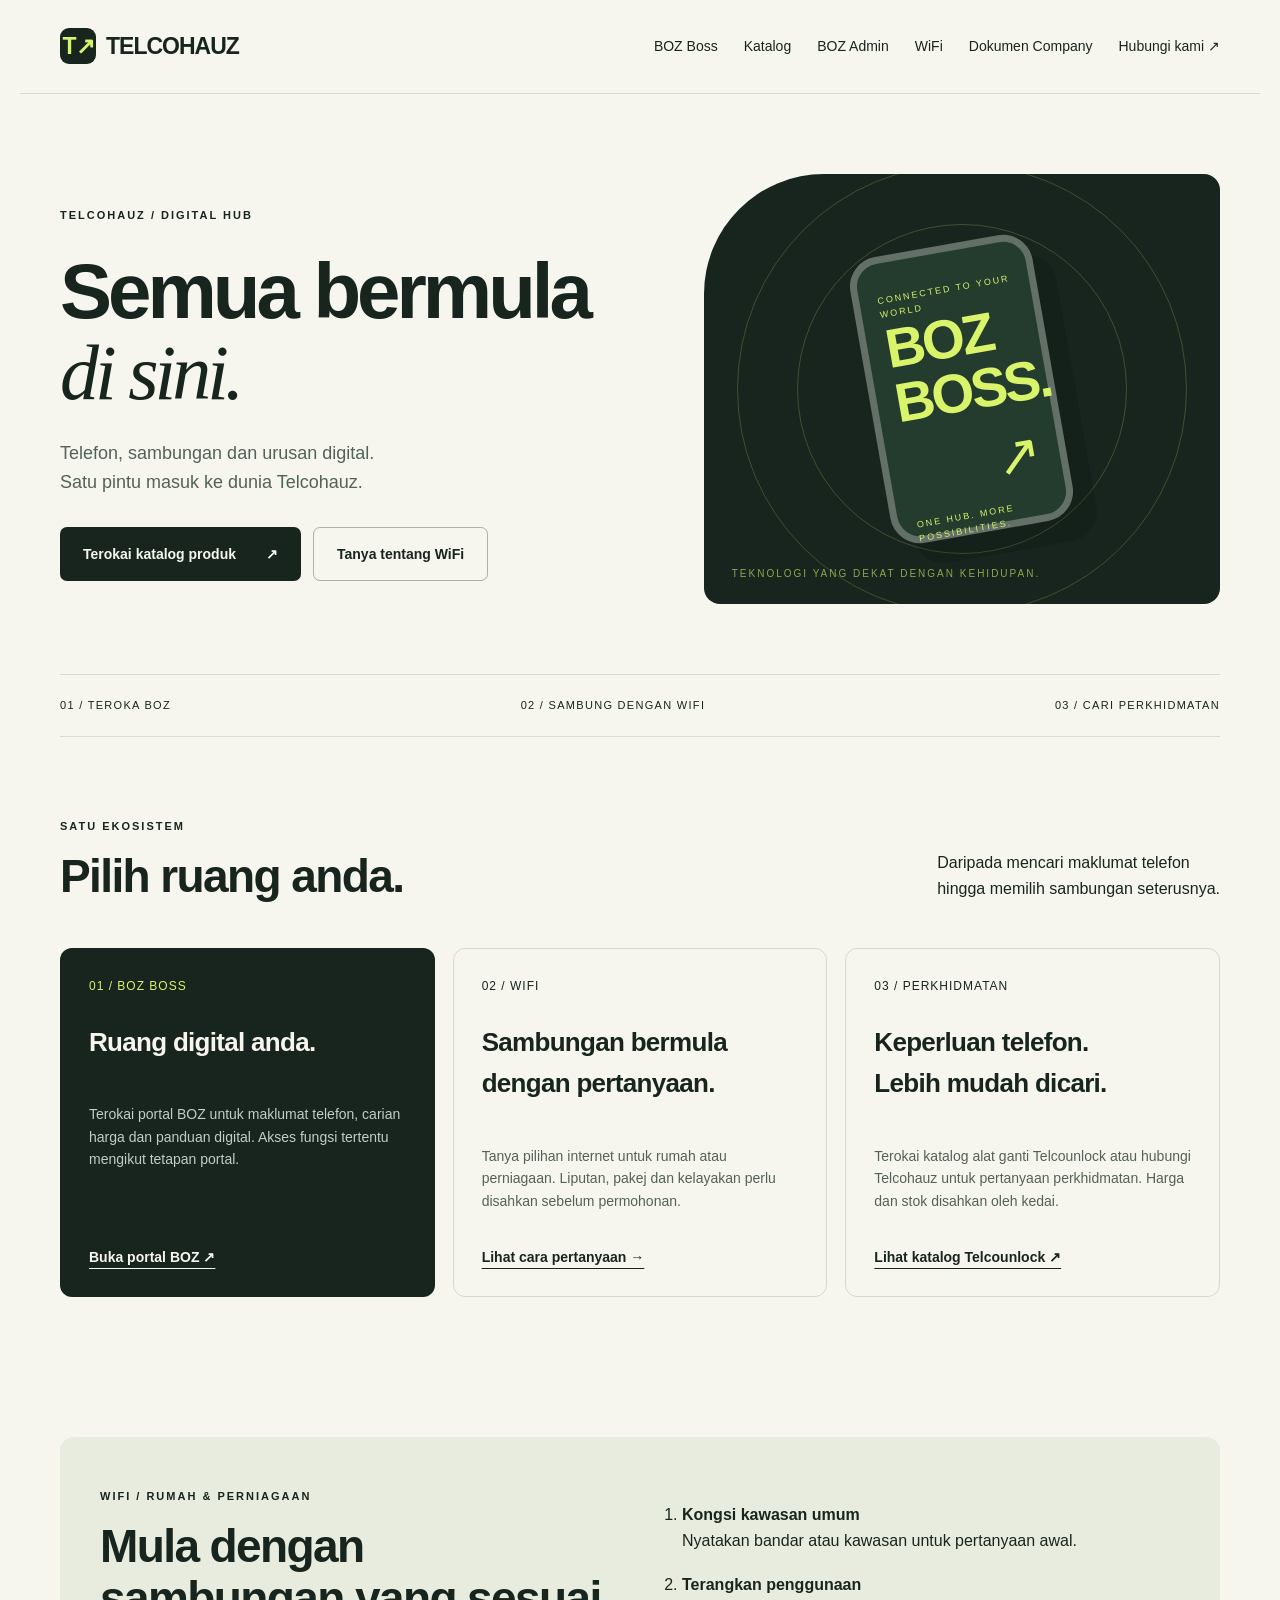
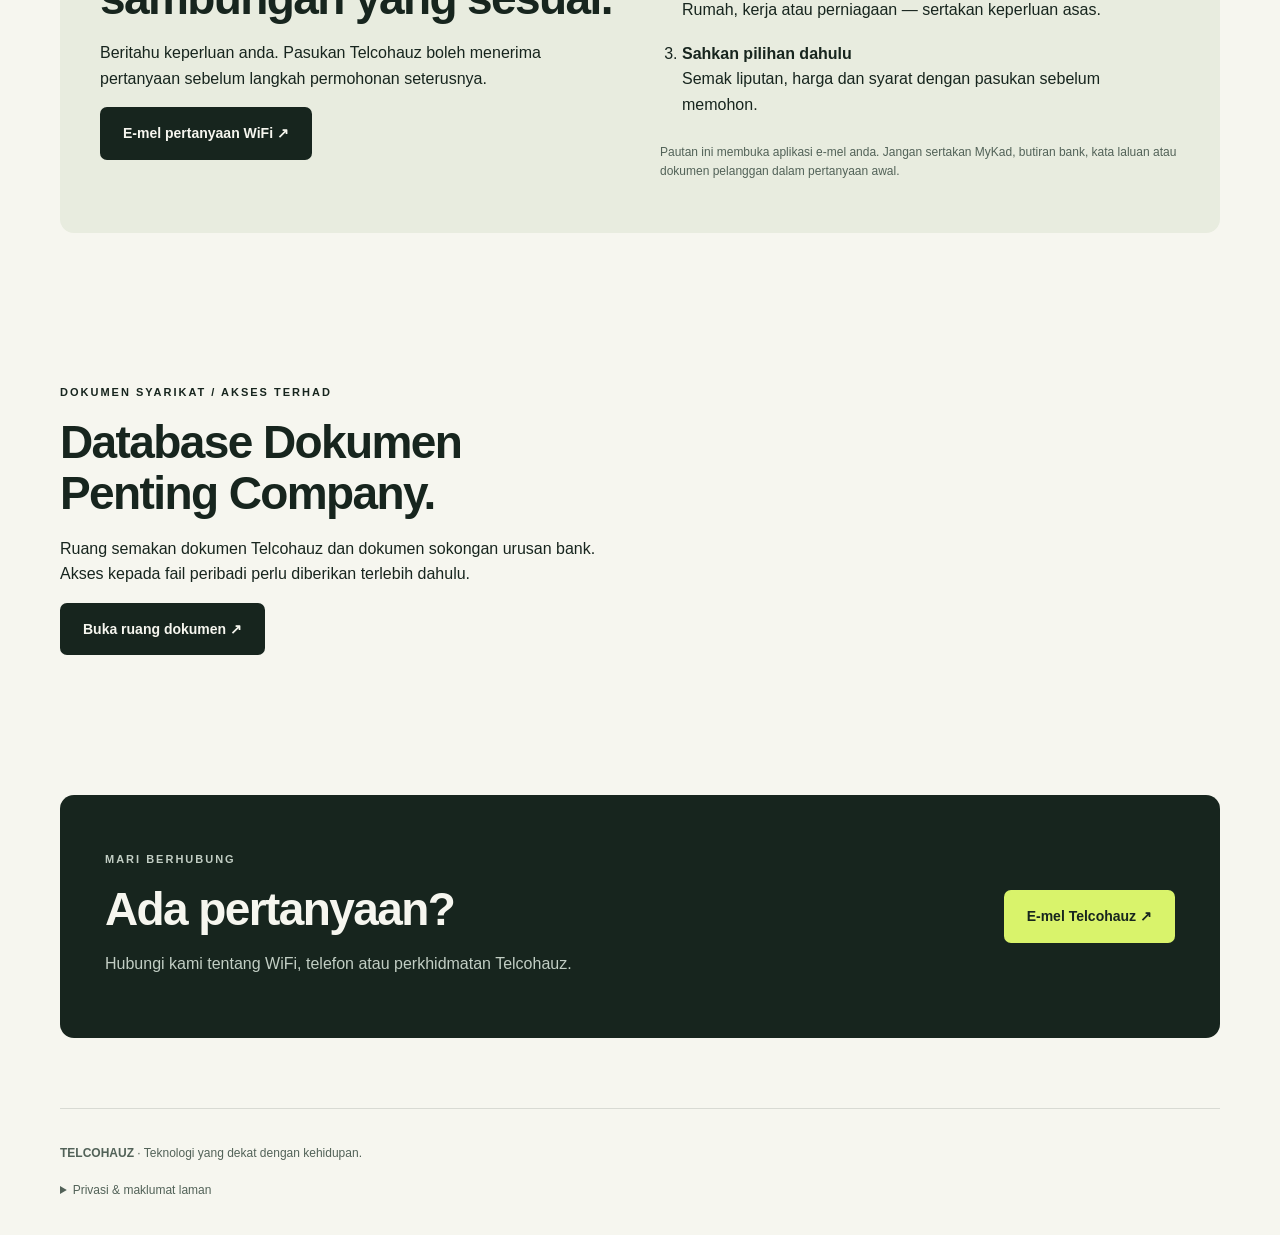
<file: index.html>
<!doctype html>
<html lang="ms"><head><meta charset="utf-8"><meta name="viewport" content="width=device-width,initial-scale=1"><meta name="description" content="Telcohauz — hab BOZ Boss, pertanyaan WiFi dan perkhidmatan telefon. Terokai ruang digital kami."><meta name="theme-color" content="#17251e"><title>Telcohauz — Semua bermula di sini.</title><link rel="canonical" href="https://telcohauz.github.io/"><style>
:root{--ink:#17251e;--lime:#d9f36b;--paper:#f6f6ef;--muted:#526258}*{box-sizing:border-box}html{scroll-behavior:smooth;scroll-padding-top:100px}body{margin:0;background:var(--paper);color:var(--ink);font:16px/1.6 Arial,sans-serif}a{color:inherit}a:focus-visible,summary:focus-visible{outline:3px solid #608c24;outline-offset:5px}.skip{position:absolute;left:20px;top:-60px;background:var(--lime);padding:10px}.skip:focus{top:10px;z-index:9}header{max-width:1240px;margin:auto;padding:28px 40px;display:flex;align-items:center;justify-content:space-between;border-bottom:1px solid #17251e22}.brand{font-weight:900;letter-spacing:-1px;font-size:23px;text-decoration:none}.mark{display:inline-grid;place-items:center;background:var(--ink);color:var(--lime);width:36px;height:36px;margin-right:10px;border-radius:9px}nav{display:flex;gap:26px;font-size:14px}nav a{text-decoration:none}nav a:hover{text-decoration:underline}main{max-width:1240px;margin:auto}.hero{padding:80px 40px 70px;display:grid;grid-template-columns:1.15fr 1fr;gap:50px;align-items:center}.eyebrow{font-size:11px;letter-spacing:2px;font-weight:700;text-transform:uppercase}h1{font-size:clamp(46px,6.2vw,78px);letter-spacing:-4px;line-height:1.04;margin:26px 0}h1 em{font-family:Georgia,serif;font-weight:400}p{max-width:560px}.intro{color:var(--muted);font-size:18px}.actions{display:flex;flex-wrap:wrap;gap:12px;margin-top:30px}.button{display:inline-flex;align-items:center;justify-content:center;gap:30px;padding:15px 23px;background:var(--ink);color:var(--paper);border-radius:7px;text-decoration:none;font-size:14px;font-weight:700}.button:hover{background:#304a38}.button.light{background:var(--lime);color:var(--ink)}.button.outline{background:transparent;border:1px solid #17251e55;color:var(--ink)}.art{background:var(--ink);min-height:430px;border-radius:120px 16px 16px 16px;position:relative;display:flex;align-items:center;justify-content:center;overflow:hidden}.ring{position:absolute;border:1px solid #d9f36b35;border-radius:50%;width:330px;height:330px}.ring.outer{width:450px;height:450px}.device{position:relative;width:185px;height:290px;border:7px solid #627067;border-radius:30px;background:#233c2d;box-shadow:20px 24px 0 #0002;transform:rotate(-10deg);padding:30px 18px;color:var(--lime);display:flex;flex-direction:column;justify-content:space-between}.device small{font-size:9px;letter-spacing:2px}.device strong{font-size:55px;line-height:1;letter-spacing:-3px}.device .arrow{font-size:55px;align-self:flex-end}.art-label{position:absolute;bottom:22px;left:28px;color:#d9f36ba0;font-size:10px;letter-spacing:2px}.strip{margin:0 40px;display:flex;justify-content:space-between;padding:22px 0;border-top:1px solid #17251e22;border-bottom:1px solid #17251e22;font-size:11px;letter-spacing:1.3px}.section{padding:70px 40px}.section-head{display:flex;justify-content:space-between;gap:30px;align-items:end;margin-bottom:30px}h2{font-size:clamp(32px,4vw,46px);line-height:1.12;letter-spacing:-1.6px;margin:15px 0}h3{font-size:26px;letter-spacing:-.7px}.cards{display:grid;grid-template-columns:repeat(3,1fr);gap:18px}.card{border:1px solid #17251e25;padding:28px;border-radius:12px;display:flex;flex-direction:column;align-items:start}.card.featured{background:var(--ink);color:var(--paper)}.card p{font-size:14px;color:var(--muted);flex:1}.card.featured p{color:#c2cec4}.card .number{font-size:12px;letter-spacing:1px}.card.featured .number{color:var(--lime)}.card a{font-size:14px;font-weight:700;text-underline-offset:6px;margin-top:20px}.wifi{background:#e8ecdf;border-radius:14px;padding:40px;display:grid;grid-template-columns:1fr 1fr;gap:40px}.wifi ol{padding-left:22px}.wifi li{padding:9px 0}.note{font-size:12px;color:var(--muted)}.contact{background:var(--ink);color:var(--paper);padding:45px;border-radius:14px;display:flex;justify-content:space-between;align-items:center;gap:30px}.contact p{color:#c2cec4}footer{max-width:1160px;margin:0 auto;padding:35px 0;border-top:1px solid #17251e22;font-size:12px;color:var(--muted)}details{margin-top:18px}summary{cursor:pointer}footer a{overflow-wrap:anywhere}@media(max-width:760px){header{padding:20px;flex-wrap:wrap;gap:18px}nav{gap:18px;flex-wrap:wrap}.hero{grid-template-columns:1fr;padding:45px 20px;gap:35px}h1{letter-spacing:-2.8px}.art{min-height:350px}.strip{margin:0 20px;gap:20px;flex-wrap:wrap}.section{padding:45px 20px}.section-head{display:block}.cards,.wifi{grid-template-columns:1fr}.wifi{padding:25px;gap:10px}.contact{display:block;padding:28px}footer{margin:0 20px}.card{min-height:270px}}@media(prefers-reduced-motion:reduce){html{scroll-behavior:auto}}
</style></head><body><a class="skip" href="#utama">Langkau ke kandungan</a><header><a class="brand" href="./" aria-label="Telcohauz halaman utama"><span class="mark" aria-hidden="true">T↗</span>TELCOHAUZ</a><nav aria-label="Navigasi utama"><a href="#ruang">BOZ Boss</a><a href="/catalog/">Katalog</a><a href="/boz/">BOZ Admin</a><a href="#wifi">WiFi</a><a href="/semakan/">Dokumen Company</a><a href="#hubungi">Hubungi kami ↗</a></nav></header><main id="utama"><section class="hero"><div><p class="eyebrow">TELCOHAUZ / DIGITAL HUB</p><h1>Semua bermula<br><em>di sini.</em></h1><p class="intro">Telefon, sambungan dan urusan digital.<br>Satu pintu masuk ke dunia Telcohauz.</p><div class="actions"><a class="button" href="/catalog/">Terokai katalog produk <span aria-hidden="true">↗</span></a><a class="button outline" href="#wifi">Tanya tentang WiFi</a></div></div><div class="art" role="img" aria-label="Ilustrasi telefon BOZ dalam ekosistem Telcohauz"><div class="ring outer"></div><div class="ring"></div><div class="device"><small>CONNECTED TO YOUR WORLD</small><strong>BOZ<br>BOSS.</strong><span class="arrow">↗</span><small>ONE HUB. MORE POSSIBILITIES.</small></div><span class="art-label">TEKNOLOGI YANG DEKAT DENGAN KEHIDUPAN.</span></div></section><div class="strip"><span>01 / TEROKA BOZ</span><span>02 / SAMBUNG DENGAN WIFI</span><span>03 / CARI PERKHIDMATAN</span></div><section class="section" id="ruang"><div class="section-head"><div><p class="eyebrow">SATU EKOSISTEM</p><h2>Pilih ruang anda.</h2></div><p>Daripada mencari maklumat telefon<br>hingga memilih sambungan seterusnya.</p></div><div class="cards"><article class="card featured"><span class="number">01 / BOZ BOSS</span><h3>Ruang digital anda.</h3><p>Terokai portal BOZ untuk maklumat telefon, carian harga dan panduan digital. Akses fungsi tertentu mengikut tetapan portal.</p><a href="https://telcohauz-boz-hub.jauntykite18.chatgpt.site/#info" target="_blank" rel="noopener noreferrer">Buka portal BOZ ↗</a></article><article class="card"><span class="number">02 / WIFI</span><h3>Sambungan bermula<br>dengan pertanyaan.</h3><p>Tanya pilihan internet untuk rumah atau perniagaan. Liputan, pakej dan kelayakan perlu disahkan sebelum permohonan.</p><a href="#wifi">Lihat cara pertanyaan →</a></article><article class="card"><span class="number">03 / PERKHIDMATAN</span><h3>Keperluan telefon.<br>Lebih mudah dicari.</h3><p>Terokai katalog alat ganti Telcounlock atau hubungi Telcohauz untuk pertanyaan perkhidmatan. Harga dan stok disahkan oleh kedai.</p><a href="https://telcounlock.myshopify.com/" target="_blank" rel="noopener noreferrer">Lihat katalog Telcounlock ↗</a></article></div></section><section class="section" id="wifi"><div class="wifi"><div><p class="eyebrow">WIFI / RUMAH & PERNIAGAAN</p><h2>Mula dengan<br>sambungan yang sesuai.</h2><p>Beritahu keperluan anda. Pasukan Telcohauz boleh menerima pertanyaan sebelum langkah permohonan seterusnya.</p><a class="button" href="mailto:telcohauzphone@gmail.com?subject=Pertanyaan%20WiFi%20Telcohauz&amp;body=Salam%20Telcohauz%2C%20saya%20ingin%20bertanya%20tentang%20WiFi.%0A%0AKawasan%20umum%3A%0AKegunaan%20rumah%20atau%20perniagaan%3A">E-mel pertanyaan WiFi ↗</a></div><div><ol><li><b>Kongsi kawasan umum</b><br>Nyatakan bandar atau kawasan untuk pertanyaan awal.</li><li><b>Terangkan penggunaan</b><br>Rumah, kerja atau perniagaan — sertakan keperluan asas.</li><li><b>Sahkan pilihan dahulu</b><br>Semak liputan, harga dan syarat dengan pasukan sebelum memohon.</li></ol><p class="note">Pautan ini membuka aplikasi e-mel anda. Jangan sertakan MyKad, butiran bank, kata laluan atau dokumen pelanggan dalam pertanyaan awal.</p></div></div></section><section class="section" id="dokumen-company"><p class="eyebrow">DOKUMEN SYARIKAT / AKSES TERHAD</p><h2>Database Dokumen<br>Penting Company.</h2><p>Ruang semakan dokumen Telcohauz dan dokumen sokongan urusan bank. Akses kepada fail peribadi perlu diberikan terlebih dahulu.</p><a class="button" href="/semakan/">Buka ruang dokumen ↗</a></section><section class="section" id="hubungi"><div class="contact"><div><p class="eyebrow">MARI BERHUBUNG</p><h2>Ada pertanyaan?</h2><p>Hubungi kami tentang WiFi, telefon atau perkhidmatan Telcohauz.</p></div><a class="button light" href="mailto:telcohauzphone@gmail.com">E-mel Telcohauz ↗</a></div></section></main><footer><b>TELCOHAUZ</b> · Teknologi yang dekat dengan kehidupan.<details><summary>Privasi & maklumat laman</summary><p>Laman ini tidak menyediakan borang pendaftaran atau pembayaran, dan tidak memuatkan analitik atau iklan. E-mel hanya dihantar apabila anda menghantarnya melalui aplikasi e-mel sendiri. Pautan luar mempunyai tetapan akses dan dasar privasi masing-masing. GitHub boleh merekod alamat IP pelawat untuk keselamatan hosting. Harga, stok, liputan dan kelayakan disahkan melalui penyedia berkaitan.</p><p>Pembetulan maklumat: <a href="mailto:telcohauzphone@gmail.com">telcohauzphone@gmail.com</a>.</p></details></footer></body></html>
</file>
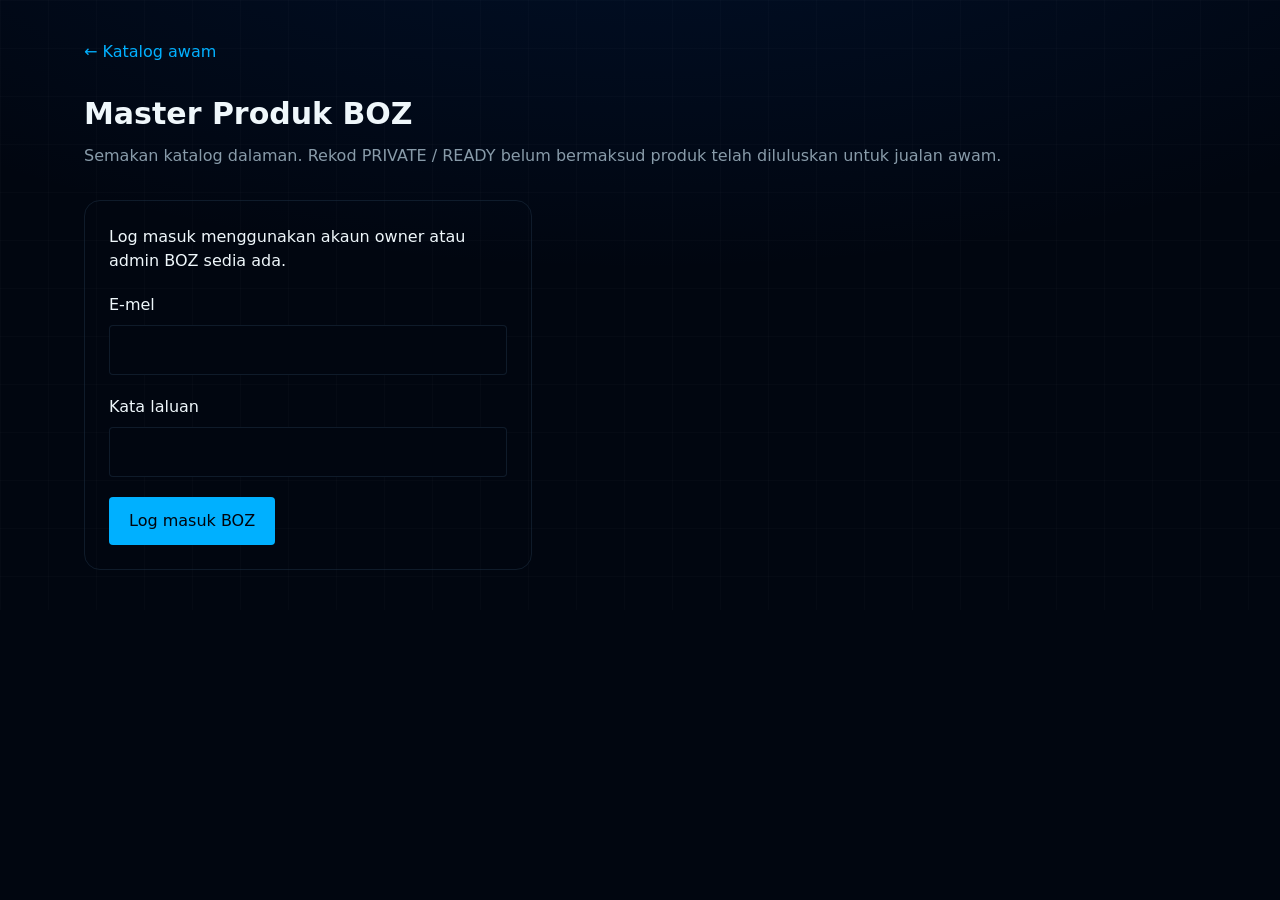
<file: boz/index.html>
<!doctype html><html lang="ms" class="dark"><head><meta charset="utf-8"><meta name="viewport" content="width=device-width,initial-scale=1"><meta name="robots" content="noindex,nofollow"><meta http-equiv="Content-Security-Policy" content="default-src 'self'; script-src 'self'; style-src 'self' 'unsafe-inline'; connect-src 'self' https://ocqcmdigylxasxsuxaxt.supabase.co; img-src 'self' data:; base-uri 'self'; form-action 'self'"><title>Master Produk BOZ</title><link rel="stylesheet" href="/assets/boz-app.css"></head><body><div id="app"></div><script type="module" src="/assets/boz-app-9b9b604641b7.js"></script></body></html>
</file>
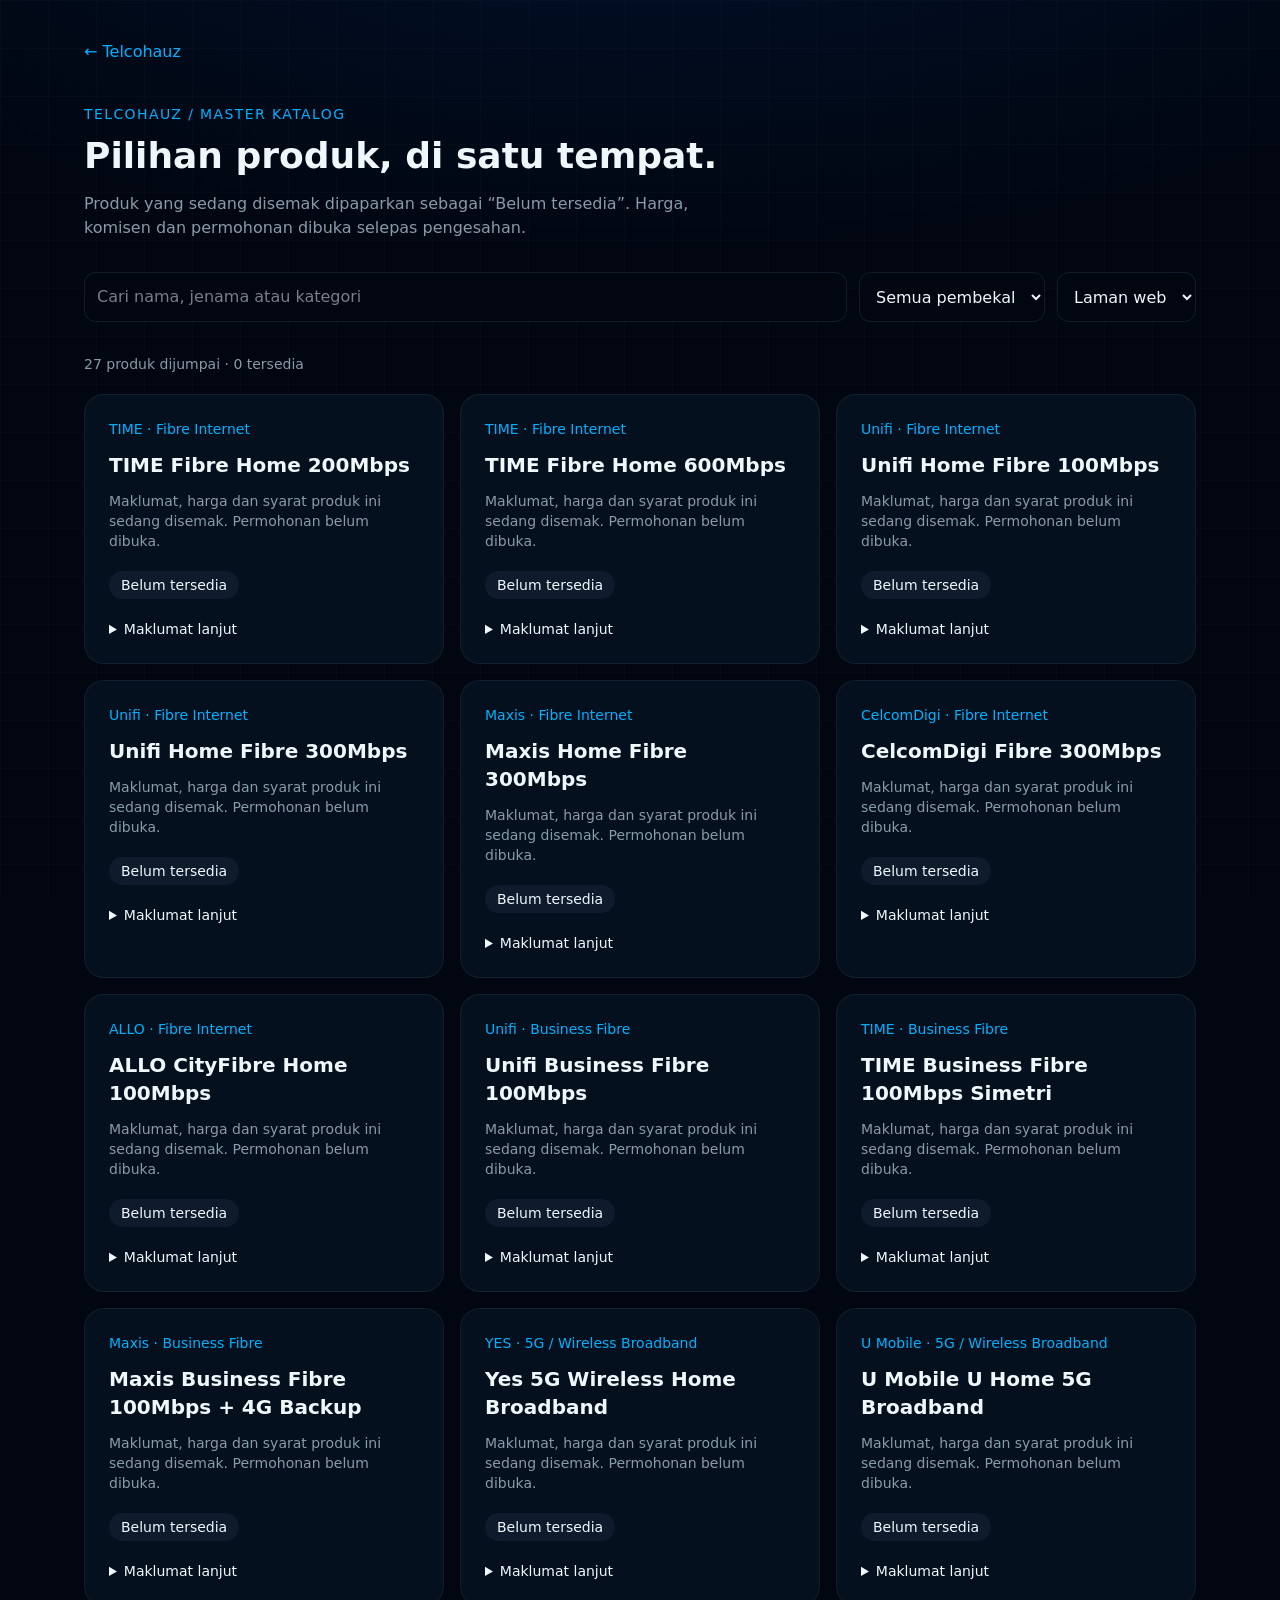
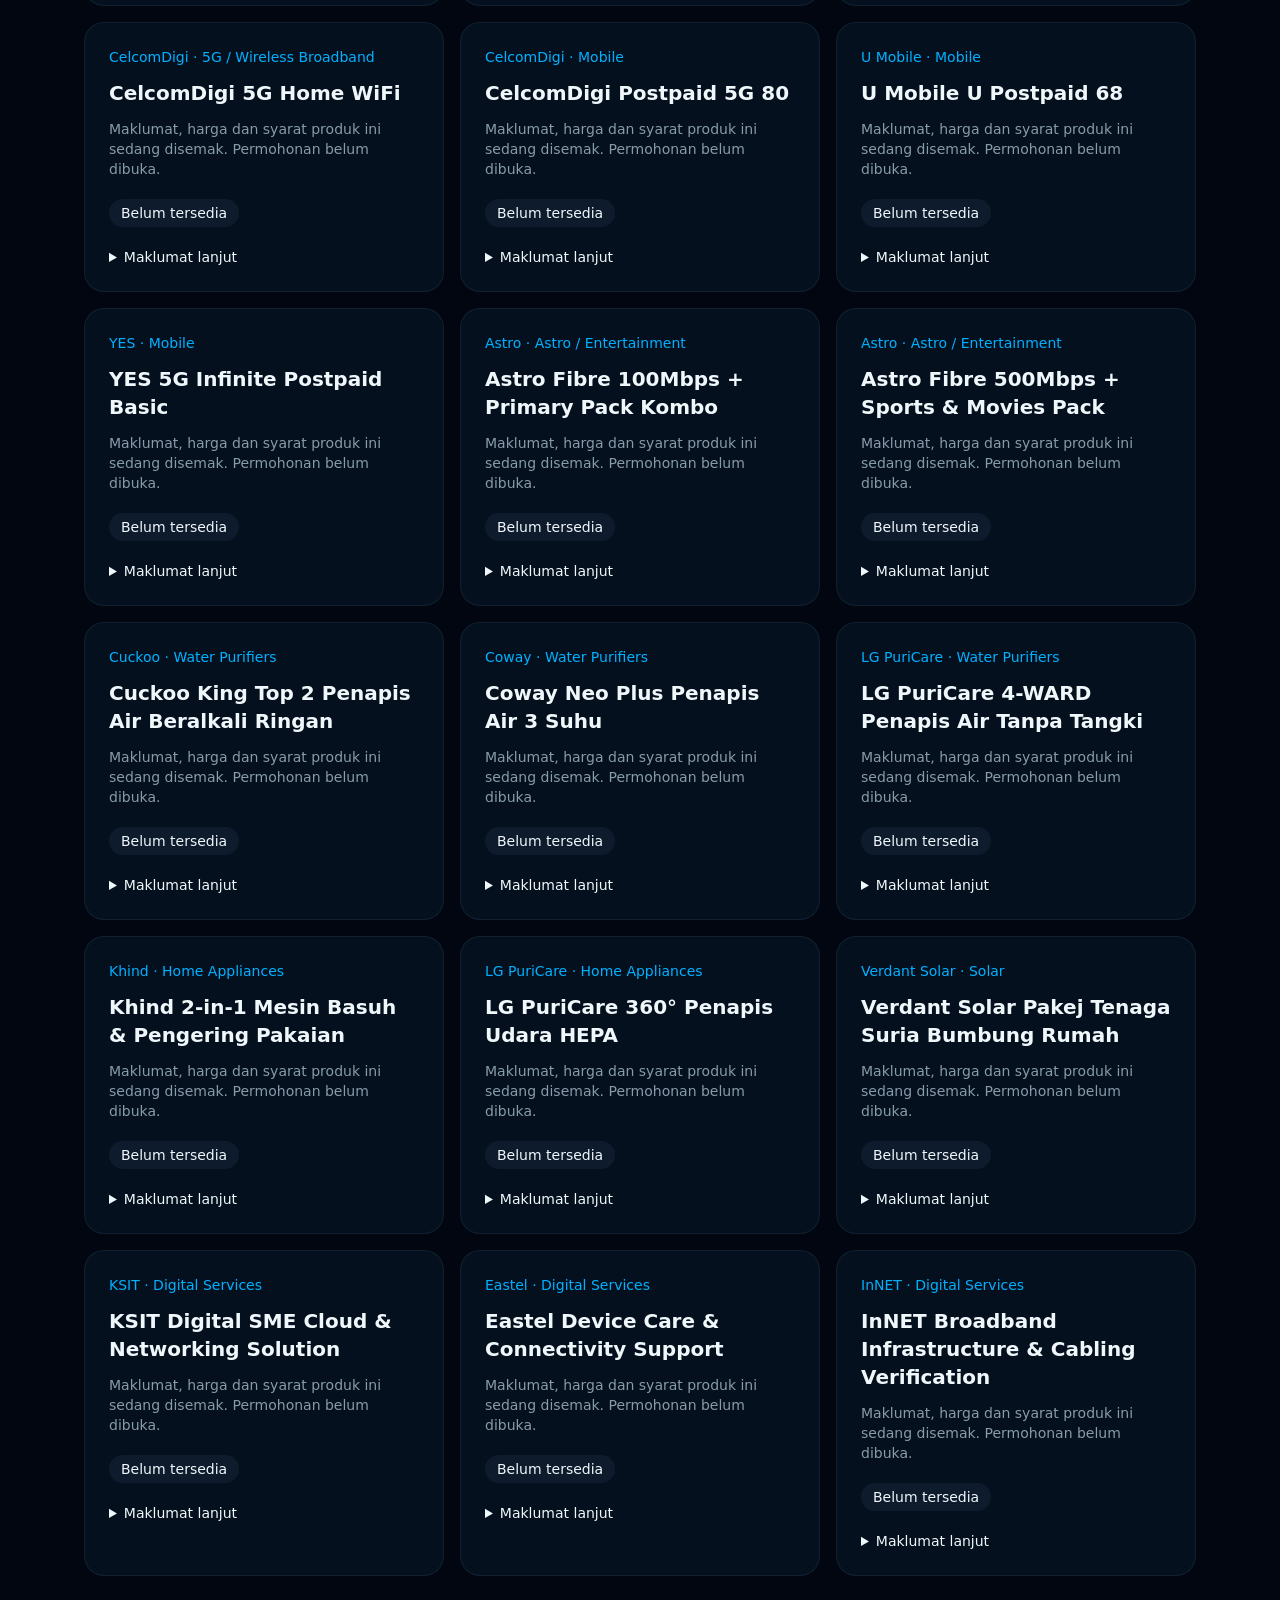
<file: catalog/index.html>
<!doctype html><html lang="ms" class="dark"><head><meta charset="utf-8"><meta name="viewport" content="width=device-width,initial-scale=1"><meta name="robots" content="index,follow"><meta http-equiv="Content-Security-Policy" content="default-src 'self'; script-src 'self'; style-src 'self' 'unsafe-inline'; connect-src 'self' https://ocqcmdigylxasxsuxaxt.supabase.co; img-src 'self' data:; base-uri 'self'; form-action 'self'"><title>Katalog Produk Telcohauz</title><link rel="stylesheet" href="/assets/boz-app.css"></head><body><div id="app"></div><script type="module" src="/assets/boz-app-9b9b604641b7.js"></script></body></html>
</file>
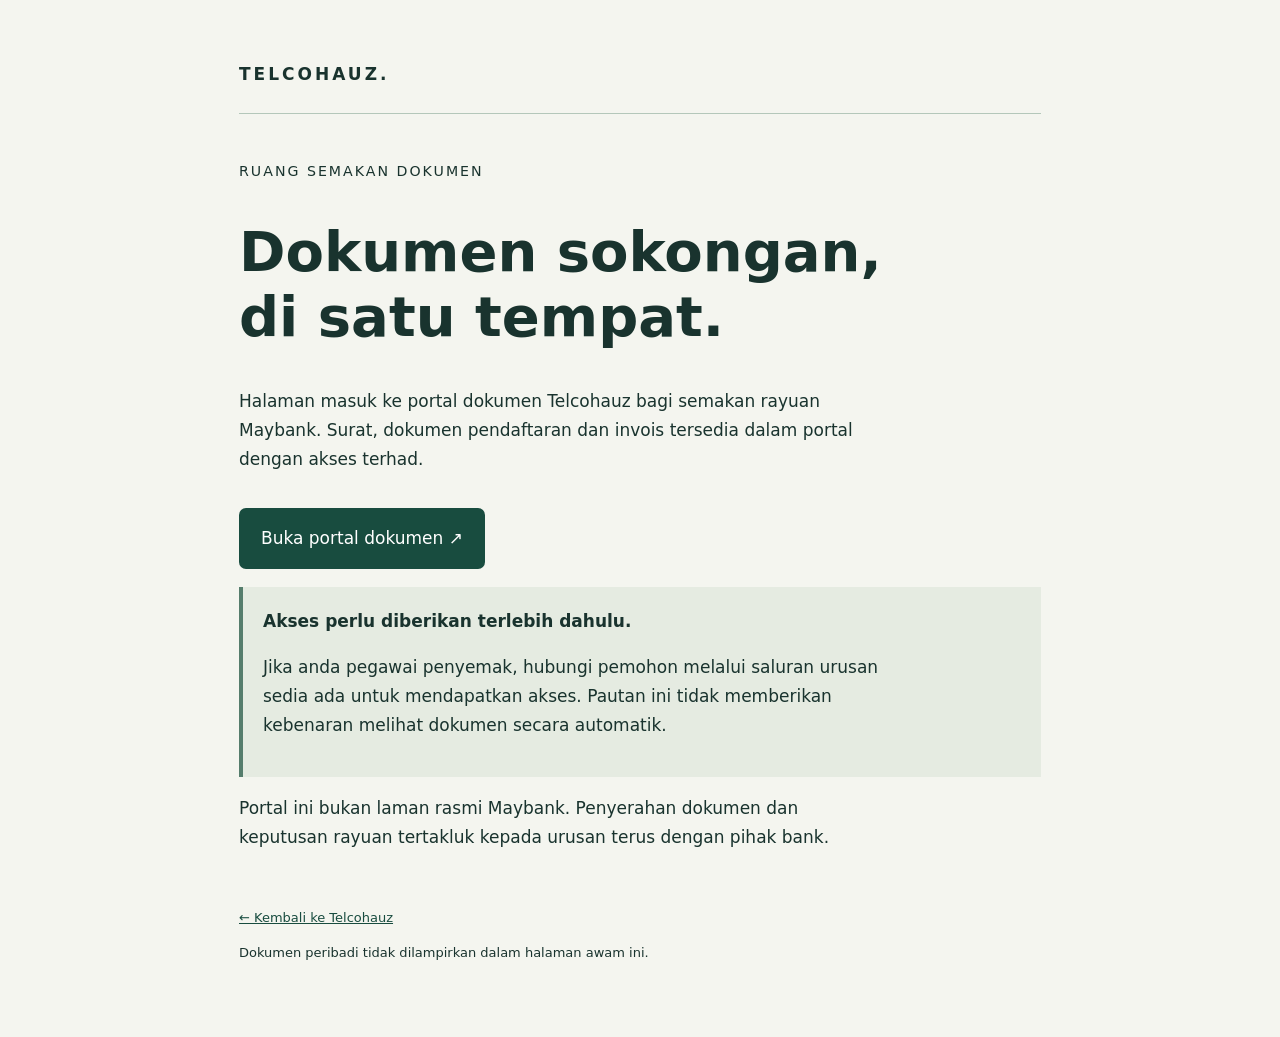
<file: semakan/index.html>
<!doctype html><html lang="ms"><head><meta charset="utf-8"><meta name="viewport" content="width=device-width,initial-scale=1"><meta name="robots" content="noindex,nofollow"><title>Telcohauz | Semakan dokumen</title><style>*{box-sizing:border-box}body{margin:0;background:#f4f5ef;color:#19332e;font:17px/1.7 system-ui,sans-serif}main{max-width:850px;margin:auto;padding:60px 24px}header{font-weight:800;letter-spacing:3px;border-bottom:1px solid #b4c7ba;padding-bottom:24px}small{display:block;margin-top:45px;letter-spacing:2px}h1{font-size:clamp(32px,7vw,56px);line-height:1.15}p{max-width:650px}a.button{display:inline-block;padding:16px 22px;background:#184c3f;color:white;border-radius:7px;text-decoration:none;margin:18px 0}.note{padding:20px;background:#e5ebe1;border-left:4px solid #557d6c}footer{margin-top:55px;font-size:13px}a{color:#184c3f}</style></head><body><main><header>TELCOHAUZ.</header><small>RUANG SEMAKAN DOKUMEN</small><h1>Dokumen sokongan,<br>di satu tempat.</h1><p>Halaman masuk ke portal dokumen Telcohauz bagi semakan rayuan Maybank. Surat, dokumen pendaftaran dan invois tersedia dalam portal dengan akses terhad.</p><a class="button" href="https://telcohauz-semakan-dokumen.jauntykite18.chatgpt.site">Buka portal dokumen ↗</a><div class="note"><b>Akses perlu diberikan terlebih dahulu.</b><p>Jika anda pegawai penyemak, hubungi pemohon melalui saluran urusan sedia ada untuk mendapatkan akses. Pautan ini tidak memberikan kebenaran melihat dokumen secara automatik.</p></div><p>Portal ini bukan laman rasmi Maybank. Penyerahan dokumen dan keputusan rayuan tertakluk kepada urusan terus dengan pihak bank.</p><footer><a href="/">← Kembali ke Telcohauz</a><p>Dokumen peribadi tidak dilampirkan dalam halaman awam ini.</p></footer></main></body></html>
</file>
<file: assets/boz-app.css>
@layer properties{@supports (((-webkit-hyphens:none)) and (not (margin-trim:inline))) or ((-moz-orient:inline) and (not (color:rgb(from red r g b)))){*,:before,:after,::backdrop{--tw-translate-x:0;--tw-translate-y:0;--tw-translate-z:0;--tw-rotate-x:initial;--tw-rotate-y:initial;--tw-rotate-z:initial;--tw-skew-x:initial;--tw-skew-y:initial;--tw-space-y-reverse:0;--tw-space-x-reverse:0;--tw-divide-y-reverse:0;--tw-border-style:solid;--tw-gradient-position:initial;--tw-gradient-from:#0000;--tw-gradient-via:#0000;--tw-gradient-to:#0000;--tw-gradient-stops:initial;--tw-gradient-via-stops:initial;--tw-gradient-from-position:0%;--tw-gradient-via-position:50%;--tw-gradient-to-position:100%;--tw-leading:initial;--tw-font-weight:initial;--tw-tracking:initial;--tw-ordinal:initial;--tw-slashed-zero:initial;--tw-numeric-figure:initial;--tw-numeric-spacing:initial;--tw-numeric-fraction:initial;--tw-shadow:0 0 #0000;--tw-shadow-color:initial;--tw-shadow-alpha:100%;--tw-inset-shadow:0 0 #0000;--tw-inset-shadow-color:initial;--tw-inset-shadow-alpha:100%;--tw-ring-color:initial;--tw-ring-shadow:0 0 #0000;--tw-inset-ring-color:initial;--tw-inset-ring-shadow:0 0 #0000;--tw-ring-inset:initial;--tw-ring-offset-width:0px;--tw-ring-offset-color:#fff;--tw-ring-offset-shadow:0 0 #0000;--tw-outline-style:solid;--tw-blur:initial;--tw-brightness:initial;--tw-contrast:initial;--tw-grayscale:initial;--tw-hue-rotate:initial;--tw-invert:initial;--tw-opacity:initial;--tw-saturate:initial;--tw-sepia:initial;--tw-drop-shadow:initial;--tw-drop-shadow-color:initial;--tw-drop-shadow-alpha:100%;--tw-drop-shadow-size:initial;--tw-backdrop-blur:initial;--tw-backdrop-brightness:initial;--tw-backdrop-contrast:initial;--tw-backdrop-grayscale:initial;--tw-backdrop-hue-rotate:initial;--tw-backdrop-invert:initial;--tw-backdrop-opacity:initial;--tw-backdrop-saturate:initial;--tw-backdrop-sepia:initial;--tw-duration:initial;--tw-ease:initial;--tw-content:"";--tw-scale-x:1;--tw-scale-y:1;--tw-scale-z:1;--tw-animation-delay:0s;--tw-animation-direction:normal;--tw-animation-duration:initial;--tw-animation-fill-mode:none;--tw-animation-iteration-count:1;--tw-enter-blur:0;--tw-enter-opacity:1;--tw-enter-rotate:0;--tw-enter-scale:1;--tw-enter-translate-x:0;--tw-enter-translate-y:0;--tw-exit-blur:0;--tw-exit-opacity:1;--tw-exit-rotate:0;--tw-exit-scale:1;--tw-exit-translate-x:0;--tw-exit-translate-y:0}}}@layer theme{:root,:host{--font-sans:"Inter", system-ui, sans-serif;--font-mono:ui-monospace, SFMono-Regular, Menlo, Monaco, Consolas, "Liberation Mono", "Courier New", monospace;--color-orange-500:oklch(70.5% .213 47.604);--color-amber-500:oklch(76.9% .188 70.08);--color-emerald-500:oklch(69.6% .17 162.48);--color-cyan-500:oklch(71.5% .143 215.221);--color-blue-500:oklch(62.3% .214 259.815);--color-indigo-500:oklch(58.5% .233 277.117);--color-violet-500:oklch(60.6% .25 292.717);--color-fuchsia-500:oklch(66.7% .295 322.15);--color-pink-500:oklch(65.6% .241 354.308);--color-rose-500:oklch(64.5% .246 16.439);--color-black:#000;--spacing:.25rem;--container-sm:24rem;--container-md:28rem;--container-lg:32rem;--container-xl:36rem;--container-2xl:42rem;--container-3xl:48rem;--container-4xl:56rem;--container-5xl:64rem;--container-6xl:72rem;--container-7xl:80rem;--text-xs:.75rem;--text-xs--line-height:calc(1 / .75);--text-sm:.875rem;--text-sm--line-height:calc(1.25 / .875);--text-base:1rem;--text-base--line-height: 1.5 ;--text-lg:1.125rem;--text-lg--line-height:calc(1.75 / 1.125);--text-xl:1.25rem;--text-xl--line-height:calc(1.75 / 1.25);--text-2xl:1.5rem;--text-2xl--line-height:calc(2 / 1.5);--text-3xl:1.875rem;--text-3xl--line-height: 1.2 ;--text-4xl:2.25rem;--text-4xl--line-height:calc(2.5 / 2.25);--text-5xl:3rem;--text-5xl--line-height:1;--text-6xl:3.75rem;--text-6xl--line-height:1;--text-7xl:4.5rem;--text-7xl--line-height:1;--font-weight-medium:500;--font-weight-semibold:600;--font-weight-bold:700;--tracking-tight:-.025em;--tracking-wider:.05em;--tracking-widest:.1em;--leading-tight:1.25;--ease-in-out:cubic-bezier(.4, 0, .2, 1);--animate-spin:spin 1s linear infinite;--animate-pulse:pulse 2s cubic-bezier(.4, 0, .6, 1) infinite;--blur-xl:24px;--blur-2xl:40px;--blur-3xl:64px;--default-transition-duration:.15s;--default-transition-timing-function:cubic-bezier(.4, 0, .2, 1);--default-font-family:"Inter", system-ui, sans-serif;--default-mono-font-family:var(--font-mono);--color-background:var(--background);--color-foreground:var(--foreground);--color-border:var(--border)}}@layer base{*,:after,:before,::backdrop{box-sizing:border-box;border:0 solid;margin:0;padding:0}::file-selector-button{box-sizing:border-box;border:0 solid;margin:0;padding:0}html,:host{-webkit-text-size-adjust:100%;tab-size:4;line-height:1.5;font-family:var(--default-font-family,ui-sans-serif, system-ui, sans-serif, "Apple Color Emoji", "Segoe UI Emoji", "Segoe UI Symbol", "Noto Color Emoji");font-feature-settings:var(--default-font-feature-settings,normal);font-variation-settings:var(--default-font-variation-settings,normal);-webkit-tap-highlight-color:transparent}hr{height:0;color:inherit;border-top-width:1px}abbr:where([title]){-webkit-text-decoration:underline dotted;text-decoration:underline dotted}h1,h2,h3,h4,h5,h6{font-size:inherit;font-weight:inherit}a{color:inherit;-webkit-text-decoration:inherit;text-decoration:inherit}b,strong{font-weight:bolder}code,kbd,samp,pre{font-family:var(--default-mono-font-family,ui-monospace, SFMono-Regular, Menlo, Monaco, Consolas, "Liberation Mono", "Courier New", monospace);font-feature-settings:var(--default-mono-font-feature-settings,normal);font-variation-settings:var(--default-mono-font-variation-settings,normal);font-size:1em}small{font-size:80%}sub,sup{vertical-align:baseline;font-size:75%;line-height:0;position:relative}sub{bottom:-.25em}sup{top:-.5em}table{text-indent:0;border-color:inherit;border-collapse:collapse}:-moz-focusring{outline:auto}progress{vertical-align:baseline}summary{display:list-item}ol,ul,menu{list-style:none}img,svg,video,canvas,audio,iframe,embed,object{vertical-align:middle;display:block}img,video{max-width:100%;height:auto}button,input,select,optgroup,textarea{font:inherit;font-feature-settings:inherit;font-variation-settings:inherit;letter-spacing:inherit;color:inherit;opacity:1;background-color:#0000;border-radius:0}::file-selector-button{font:inherit;font-feature-settings:inherit;font-variation-settings:inherit;letter-spacing:inherit;color:inherit;opacity:1;background-color:#0000;border-radius:0}:where(select:is([multiple],[size])) optgroup{font-weight:bolder}:where(select:is([multiple],[size])) optgroup option{padding-inline-start:20px}::file-selector-button{margin-inline-end:4px}::placeholder{opacity:1}@supports (not ((-webkit-appearance:-apple-pay-button))) or (contain-intrinsic-size:1px){::placeholder{color:currentColor}@supports (color:color-mix(in lab,red,red)){::placeholder{color:color-mix(in oklab,currentcolor 50%,transparent)}}}textarea{resize:vertical}::-webkit-search-decoration{-webkit-appearance:none}::-webkit-date-and-time-value{min-height:1lh;text-align:inherit}::-webkit-datetime-edit{display:inline-flex}::-webkit-datetime-edit-fields-wrapper{padding:0}::-webkit-datetime-edit{padding-block:0}::-webkit-datetime-edit-year-field{padding-block:0}::-webkit-datetime-edit-month-field{padding-block:0}::-webkit-datetime-edit-day-field{padding-block:0}::-webkit-datetime-edit-hour-field{padding-block:0}::-webkit-datetime-edit-minute-field{padding-block:0}::-webkit-datetime-edit-second-field{padding-block:0}::-webkit-datetime-edit-millisecond-field{padding-block:0}::-webkit-datetime-edit-meridiem-field{padding-block:0}::-webkit-calendar-picker-indicator{line-height:1}:-moz-ui-invalid{box-shadow:none}button,input:where([type=button],[type=reset],[type=submit]){appearance:button}::file-selector-button{appearance:button}::-webkit-inner-spin-button{height:auto}::-webkit-outer-spin-button{height:auto}[hidden]:where(:not([hidden=until-found])){display:none!important}*{border-color:var(--color-border)}html,body{background-color:var(--color-background);color:var(--color-foreground);font-family:var(--font-sans);-webkit-font-smoothing:antialiased}body{background-image:radial-gradient(80% 50% at 50% -20%,#004b7a2e,#0000),linear-gradient(#ffffff04 1px,#0000 1px),linear-gradient(90deg,#ffffff04 1px,#0000 1px);background-image:radial-gradient(80% 50% at 50% -20%,color(xyz 0.076 0.062 0.385 / 0.18),#0000),linear-gradient(#ffffff04 1px,#0000 1px),linear-gradient(90deg,#ffffff04 1px,#0000 1px);background-size:auto,48px 48px,48px 48px;background-attachment:fixed}}@layer components;@layer utilities{.pointer-events-none{pointer-events:none}.visible{visibility:visible}.sr-only{clip-path:inset(50%);white-space:nowrap;border-width:0;width:1px;height:1px;margin:-1px;padding:0;position:absolute;overflow:hidden}.absolute{position:absolute}.fixed{position:fixed}.relative{position:relative}.sticky{position:sticky}.inset-0{inset:calc(var(--spacing) * 0)}.inset-x-0{inset-inline:calc(var(--spacing) * 0)}.inset-x-10{inset-inline:calc(var(--spacing) * 10)}.inset-y-0{inset-block:calc(var(--spacing) * 0)}.start{inset-inline-start:var(--spacing)}.end{inset-inline-end:var(--spacing)}.-top-0\.5{top:calc(var(--spacing) * -.5)}.-top-2{top:calc(var(--spacing) * -2)}.-top-6{top:calc(var(--spacing) * -6)}.-top-10{top:calc(var(--spacing) * -10)}.-top-20{top:calc(var(--spacing) * -20)}.top-0{top:calc(var(--spacing) * 0)}.top-1\.5{top:calc(var(--spacing) * 1.5)}.top-1\/2{top:50%}.top-1\/4{top:25%}.top-3\.5{top:calc(var(--spacing) * 3.5)}.top-4{top:calc(var(--spacing) * 4)}.top-20{top:calc(var(--spacing) * 20)}.top-\[1px\]{top:1px}.top-\[50\%\]{top:50%}.top-\[60\%\]{top:60%}.top-full{top:100%}.-right-0\.5{right:calc(var(--spacing) * -.5)}.-right-6{right:calc(var(--spacing) * -6)}.-right-10{right:calc(var(--spacing) * -10)}.-right-20{right:calc(var(--spacing) * -20)}.right-0{right:calc(var(--spacing) * 0)}.right-1{right:calc(var(--spacing) * 1)}.right-2{right:calc(var(--spacing) * 2)}.right-3{right:calc(var(--spacing) * 3)}.right-4{right:calc(var(--spacing) * 4)}.right-6{right:calc(var(--spacing) * 6)}.-bottom-10{bottom:calc(var(--spacing) * -10)}.-bottom-20{bottom:calc(var(--spacing) * -20)}.bottom-0{bottom:calc(var(--spacing) * 0)}.bottom-6{bottom:calc(var(--spacing) * 6)}.-left-20{left:calc(var(--spacing) * -20)}.left-0{left:calc(var(--spacing) * 0)}.left-1\/2{left:50%}.left-3{left:calc(var(--spacing) * 3)}.left-\[50\%\]{left:50%}.z-10{z-index:10}.z-20{z-index:20}.z-40{z-index:40}.z-50{z-index:50}.z-\[1\]{z-index:1}.-mx-1{margin-inline:calc(var(--spacing) * -1)}.mx-2{margin-inline:calc(var(--spacing) * 2)}.mx-3\.5{margin-inline:calc(var(--spacing) * 3.5)}.mx-auto{margin-inline:auto}.my-1{margin-block:calc(var(--spacing) * 1)}.my-4{margin-block:calc(var(--spacing) * 4)}.my-5{margin-block:calc(var(--spacing) * 5)}.my-8{margin-block:calc(var(--spacing) * 8)}.my-16{margin-block:calc(var(--spacing) * 16)}.mt-1{margin-top:calc(var(--spacing) * 1)}.mt-1\.5{margin-top:calc(var(--spacing) * 1.5)}.mt-2{margin-top:calc(var(--spacing) * 2)}.mt-3{margin-top:calc(var(--spacing) * 3)}.mt-4{margin-top:calc(var(--spacing) * 4)}.mt-5{margin-top:calc(var(--spacing) * 5)}.mt-6{margin-top:calc(var(--spacing) * 6)}.mt-8{margin-top:calc(var(--spacing) * 8)}.mt-10{margin-top:calc(var(--spacing) * 10)}.mt-12{margin-top:calc(var(--spacing) * 12)}.mt-16{margin-top:calc(var(--spacing) * 16)}.mt-20{margin-top:calc(var(--spacing) * 20)}.mt-auto{margin-top:auto}.mb-1{margin-bottom:calc(var(--spacing) * 1)}.mb-1\.5{margin-bottom:calc(var(--spacing) * 1.5)}.mb-3{margin-bottom:calc(var(--spacing) * 3)}.mb-4{margin-bottom:calc(var(--spacing) * 4)}.mb-5{margin-bottom:calc(var(--spacing) * 5)}.mb-6{margin-bottom:calc(var(--spacing) * 6)}.mb-8{margin-bottom:calc(var(--spacing) * 8)}.mb-10{margin-bottom:calc(var(--spacing) * 10)}.ml-1{margin-left:calc(var(--spacing) * 1)}.ml-2{margin-left:calc(var(--spacing) * 2)}.block{display:block}.flex{display:flex}.grid{display:grid}.hidden{display:none}.inline{display:inline}.inline-block{display:inline-block}.inline-flex{display:inline-flex}.table{display:table}.aspect-square{aspect-ratio:1}.size-4{width:calc(var(--spacing) * 4);height:calc(var(--spacing) * 4)}.h-1\.5{height:calc(var(--spacing) * 1.5)}.h-2{height:calc(var(--spacing) * 2)}.h-3{height:calc(var(--spacing) * 3)}.h-3\.5{height:calc(var(--spacing) * 3.5)}.h-4{height:calc(var(--spacing) * 4)}.h-5{height:calc(var(--spacing) * 5)}.h-6{height:calc(var(--spacing) * 6)}.h-7{height:calc(var(--spacing) * 7)}.h-8{height:calc(var(--spacing) * 8)}.h-9{height:calc(var(--spacing) * 9)}.h-10{height:calc(var(--spacing) * 10)}.h-11{height:calc(var(--spacing) * 11)}.h-12{height:calc(var(--spacing) * 12)}.h-14{height:calc(var(--spacing) * 14)}.h-16{height:calc(var(--spacing) * 16)}.h-20{height:calc(var(--spacing) * 20)}.h-24{height:calc(var(--spacing) * 24)}.h-32{height:calc(var(--spacing) * 32)}.h-40{height:calc(var(--spacing) * 40)}.h-72{height:calc(var(--spacing) * 72)}.h-\[calc\(100vh-4rem\)\]{height:calc(100vh - 4rem)}.h-\[var\(--radix-navigation-menu-viewport-height\)\]{height:var(--radix-navigation-menu-viewport-height)}.h-\[var\(--radix-select-trigger-height\)\]{height:var(--radix-select-trigger-height)}.h-full{height:100%}.h-px{height:1px}.h-svh{height:100svh}.max-h-\(--radix-select-content-available-height\){max-height:var(--radix-select-content-available-height)}.max-h-\[90vh\]{max-height:90vh}.min-h-0{min-height:calc(var(--spacing) * 0)}.min-h-screen{min-height:100vh}.min-h-svh{min-height:100svh}.w-\(--sidebar-width\){width:var(--sidebar-width)}.w-1\.5{width:calc(var(--spacing) * 1.5)}.w-2{width:calc(var(--spacing) * 2)}.w-3{width:calc(var(--spacing) * 3)}.w-3\.5{width:calc(var(--spacing) * 3.5)}.w-3\/4{width:75%}.w-4{width:calc(var(--spacing) * 4)}.w-5{width:calc(var(--spacing) * 5)}.w-6{width:calc(var(--spacing) * 6)}.w-7{width:calc(var(--spacing) * 7)}.w-8{width:calc(var(--spacing) * 8)}.w-9{width:calc(var(--spacing) * 9)}.w-10{width:calc(var(--spacing) * 10)}.w-11{width:calc(var(--spacing) * 11)}.w-12{width:calc(var(--spacing) * 12)}.w-20{width:calc(var(--spacing) * 20)}.w-24{width:calc(var(--spacing) * 24)}.w-32{width:calc(var(--spacing) * 32)}.w-40{width:calc(var(--spacing) * 40)}.w-72{width:calc(var(--spacing) * 72)}.w-96{width:calc(var(--spacing) * 96)}.w-\[40rem\]{width:40rem}.w-auto{width:auto}.w-full{width:100%}.w-max{width:max-content}.max-w-\(--skeleton-width\){max-width:var(--skeleton-width)}.max-w-2xl{max-width:var(--container-2xl)}.max-w-3xl{max-width:var(--container-3xl)}.max-w-4xl{max-width:var(--container-4xl)}.max-w-5xl{max-width:var(--container-5xl)}.max-w-6xl{max-width:var(--container-6xl)}.max-w-7xl{max-width:var(--container-7xl)}.max-w-\[90vw\]{max-width:90vw}.max-w-full{max-width:100%}.max-w-lg{max-width:var(--container-lg)}.max-w-max{max-width:max-content}.max-w-md{max-width:var(--container-md)}.max-w-xl{max-width:var(--container-xl)}.min-w-0{min-width:calc(var(--spacing) * 0)}.min-w-5{min-width:calc(var(--spacing) * 5)}.min-w-8{min-width:calc(var(--spacing) * 8)}.min-w-9{min-width:calc(var(--spacing) * 9)}.min-w-10{min-width:calc(var(--spacing) * 10)}.min-w-64{min-width:calc(var(--spacing) * 64)}.min-w-\[8rem\]{min-width:8rem}.min-w-\[200px\]{min-width:200px}.min-w-\[var\(--radix-select-trigger-width\)\]{min-width:var(--radix-select-trigger-width)}.flex-1{flex:1}.shrink-0{flex-shrink:0}.origin-\(--radix-select-content-transform-origin\){transform-origin:var(--radix-select-content-transform-origin)}.-translate-x-1\/2{--tw-translate-x: -50% ;translate:var(--tw-translate-x) var(--tw-translate-y)}.-translate-x-full{--tw-translate-x:-100%;translate:var(--tw-translate-x) var(--tw-translate-y)}.-translate-x-px{--tw-translate-x:-1px;translate:var(--tw-translate-x) var(--tw-translate-y)}.translate-x-0{--tw-translate-x:calc(var(--spacing) * 0);translate:var(--tw-translate-x) var(--tw-translate-y)}.translate-x-\[-50\%\]{--tw-translate-x:-50%;translate:var(--tw-translate-x) var(--tw-translate-y)}.translate-x-px{--tw-translate-x:1px;translate:var(--tw-translate-x) var(--tw-translate-y)}.-translate-y-1\/2{--tw-translate-y: -50% ;translate:var(--tw-translate-x) var(--tw-translate-y)}.translate-y-\[-50\%\]{--tw-translate-y:-50%;translate:var(--tw-translate-x) var(--tw-translate-y)}.rotate-45{rotate:45deg}.rotate-180{rotate:180deg}.transform{transform:var(--tw-rotate-x,) var(--tw-rotate-y,) var(--tw-rotate-z,) var(--tw-skew-x,) var(--tw-skew-y,)}.animate-pulse{animation:var(--animate-pulse)}.animate-spin{animation:var(--animate-spin)}.cursor-default{cursor:default}.cursor-pointer{cursor:pointer}.list-none{list-style-type:none}.grid-cols-2{grid-template-columns:repeat(2,minmax(0,1fr))}.grid-cols-3{grid-template-columns:repeat(3,minmax(0,1fr))}.flex-col{flex-direction:column}.flex-col-reverse{flex-direction:column-reverse}.flex-wrap{flex-wrap:wrap}.place-content-center{place-content:center}.place-items-center{place-items:center}.items-baseline{align-items:baseline}.items-center{align-items:center}.items-end{align-items:flex-end}.items-start{align-items:flex-start}.justify-between{justify-content:space-between}.justify-center{justify-content:center}.justify-end{justify-content:flex-end}.gap-1{gap:calc(var(--spacing) * 1)}.gap-1\.5{gap:calc(var(--spacing) * 1.5)}.gap-2{gap:calc(var(--spacing) * 2)}.gap-3{gap:calc(var(--spacing) * 3)}.gap-4{gap:calc(var(--spacing) * 4)}.gap-5{gap:calc(var(--spacing) * 5)}.gap-6{gap:calc(var(--spacing) * 6)}.gap-8{gap:calc(var(--spacing) * 8)}.gap-10{gap:calc(var(--spacing) * 10)}:where(.space-y-1>:not(:last-child)){--tw-space-y-reverse:0;margin-block-start:calc(calc(var(--spacing) * 1) * var(--tw-space-y-reverse));margin-block-end:calc(calc(var(--spacing) * 1) * calc(1 - var(--tw-space-y-reverse)))}:where(.space-y-1\.5>:not(:last-child)){--tw-space-y-reverse:0;margin-block-start:calc(calc(var(--spacing) * 1.5) * var(--tw-space-y-reverse));margin-block-end:calc(calc(var(--spacing) * 1.5) * calc(1 - var(--tw-space-y-reverse)))}:where(.space-y-2>:not(:last-child)){--tw-space-y-reverse:0;margin-block-start:calc(calc(var(--spacing) * 2) * var(--tw-space-y-reverse));margin-block-end:calc(calc(var(--spacing) * 2) * calc(1 - var(--tw-space-y-reverse)))}:where(.space-y-3>:not(:last-child)){--tw-space-y-reverse:0;margin-block-start:calc(calc(var(--spacing) * 3) * var(--tw-space-y-reverse));margin-block-end:calc(calc(var(--spacing) * 3) * calc(1 - var(--tw-space-y-reverse)))}:where(.space-y-4>:not(:last-child)){--tw-space-y-reverse:0;margin-block-start:calc(calc(var(--spacing) * 4) * var(--tw-space-y-reverse));margin-block-end:calc(calc(var(--spacing) * 4) * calc(1 - var(--tw-space-y-reverse)))}:where(.space-y-5>:not(:last-child)){--tw-space-y-reverse:0;margin-block-start:calc(calc(var(--spacing) * 5) * var(--tw-space-y-reverse));margin-block-end:calc(calc(var(--spacing) * 5) * calc(1 - var(--tw-space-y-reverse)))}:where(.space-y-6>:not(:last-child)){--tw-space-y-reverse:0;margin-block-start:calc(calc(var(--spacing) * 6) * var(--tw-space-y-reverse));margin-block-end:calc(calc(var(--spacing) * 6) * calc(1 - var(--tw-space-y-reverse)))}:where(.space-y-8>:not(:last-child)){--tw-space-y-reverse:0;margin-block-start:calc(calc(var(--spacing) * 8) * var(--tw-space-y-reverse));margin-block-end:calc(calc(var(--spacing) * 8) * calc(1 - var(--tw-space-y-reverse)))}.gap-x-8{column-gap:calc(var(--spacing) * 8)}:where(.space-x-1>:not(:last-child)){--tw-space-x-reverse:0;margin-inline-start:calc(calc(var(--spacing) * 1) * var(--tw-space-x-reverse));margin-inline-end:calc(calc(var(--spacing) * 1) * calc(1 - var(--tw-space-x-reverse)))}.gap-y-2{row-gap:calc(var(--spacing) * 2)}:where(.divide-y>:not(:last-child)){--tw-divide-y-reverse:0;border-bottom-style:var(--tw-border-style);border-top-style:var(--tw-border-style);border-top-width:calc(1px * var(--tw-divide-y-reverse));border-bottom-width:calc(1px * calc(1 - var(--tw-divide-y-reverse)))}:where(.divide-border\/30>:not(:last-child)){border-color:var(--border)}@supports (color:color-mix(in lab,red,red)){:where(.divide-border\/30>:not(:last-child)){border-color:color-mix(in oklab,var(--border) 30%,transparent)}}.overflow-auto{overflow:auto}.overflow-hidden{overflow:hidden}.overflow-x-auto{overflow-x:auto}.overflow-x-hidden{overflow-x:hidden}.overflow-y-auto{overflow-y:auto}.rounded{border-radius:.25rem}.rounded-2xl{border-radius:calc(var(--radius) + 8px)}.rounded-3xl{border-radius:calc(var(--radius) + 12px)}.rounded-full{border-radius:3.40282e38px}.rounded-lg{border-radius:var(--radius)}.rounded-md{border-radius:calc(var(--radius) - 2px)}.rounded-sm{border-radius:calc(var(--radius) - 4px)}.rounded-xl{border-radius:calc(var(--radius) + 4px)}.rounded-tl-sm{border-top-left-radius:calc(var(--radius) - 4px)}.border{border-style:var(--tw-border-style);border-width:1px}.border-t{border-top-style:var(--tw-border-style);border-top-width:1px}.border-r{border-right-style:var(--tw-border-style);border-right-width:1px}.border-b{border-bottom-style:var(--tw-border-style);border-bottom-width:1px}.border-b-2{border-bottom-style:var(--tw-border-style);border-bottom-width:2px}.border-l{border-left-style:var(--tw-border-style);border-left-width:1px}.border-dashed{--tw-border-style:dashed;border-style:dashed}.border-\[oklch\(0\.72_0\.18_155\/0\.5\)\]{border-color:#00c47180;border-color:oklch(72% .18 155/.5)}.border-\[oklch\(0\.78_0\.16_155\)\]\/30{border-color:#4ed5894d}.border-\[oklch\(0\.85_0\.16_80\)\]\/30{border-color:#ffc2514d;border-color:oklab(85% .0277837 .157569/.3)}.border-border,.border-border\/30{border-color:var(--border)}@supports (color:color-mix(in lab,red,red)){.border-border\/30{border-color:color-mix(in oklab,var(--border) 30%,transparent)}}.border-border\/40{border-color:var(--border)}@supports (color:color-mix(in lab,red,red)){.border-border\/40{border-color:color-mix(in oklab,var(--border) 40%,transparent)}}.border-border\/50{border-color:var(--border)}@supports (color:color-mix(in lab,red,red)){.border-border\/50{border-color:color-mix(in oklab,var(--border) 50%,transparent)}}.border-destructive,.border-destructive\/30{border-color:var(--destructive)}@supports (color:color-mix(in lab,red,red)){.border-destructive\/30{border-color:color-mix(in oklab,var(--destructive) 30%,transparent)}}.border-input{border-color:var(--input)}.border-primary,.border-primary\/30{border-color:var(--primary)}@supports (color:color-mix(in lab,red,red)){.border-primary\/30{border-color:color-mix(in oklab,var(--primary) 30%,transparent)}}.border-sidebar-border{border-color:var(--sidebar-border)}.border-success\/30{border-color:var(--success)}@supports (color:color-mix(in lab,red,red)){.border-success\/30{border-color:color-mix(in oklab,var(--success) 30%,transparent)}}.bg-\[oklch\(0\.55_0\.22_270\)\]\/15{background-color:#445def26}.bg-\[oklch\(0\.55_0\.22_270\)\]\/30{background-color:#445def4d}.bg-\[oklch\(0\.72_0\.18_155\)\]{background-color:#00c471;background-color:oklch(72% .18 155)}.bg-\[oklch\(0\.72_0\.18_155\/0\.1\)\]{background-color:#00c4711a;background-color:oklch(72% .18 155/.1)}.bg-\[oklch\(0\.78_0\.16_155\)\]{background-color:#4ed589}.bg-\[oklch\(0\.78_0\.16_155\)\]\/10{background-color:#4ed5891a}.bg-\[oklch\(0\.78_0\.16_155\)\]\/15{background-color:#4ed58926}.bg-\[oklch\(0\.85_0\.16_80\)\]{background-color:#ffc251;background-color:oklch(85% .16 80)}.bg-\[oklch\(0\.85_0\.16_80\)\]\/10{background-color:#ffc2511a;background-color:oklab(85% .0277837 .157569/.1)}.bg-\[oklch\(0\.85_0\.16_80\)\]\/15{background-color:#ffc25126;background-color:oklab(85% .0277837 .157569/.15)}.bg-background,.bg-background\/40{background-color:var(--background)}@supports (color:color-mix(in lab,red,red)){.bg-background\/40{background-color:color-mix(in oklab,var(--background) 40%,transparent)}}.bg-background\/60{background-color:var(--background)}@supports (color:color-mix(in lab,red,red)){.bg-background\/60{background-color:color-mix(in oklab,var(--background) 60%,transparent)}}.bg-background\/80{background-color:var(--background)}@supports (color:color-mix(in lab,red,red)){.bg-background\/80{background-color:color-mix(in oklab,var(--background) 80%,transparent)}}.bg-background\/90{background-color:var(--background)}@supports (color:color-mix(in lab,red,red)){.bg-background\/90{background-color:color-mix(in oklab,var(--background) 90%,transparent)}}.bg-black\/80{background-color:#000c}@supports (color:color-mix(in lab,red,red)){.bg-black\/80{background-color:color-mix(in oklab,var(--color-black) 80%,transparent)}}.bg-border{background-color:var(--border)}.bg-card{background-color:var(--card)}.bg-destructive,.bg-destructive\/10{background-color:var(--destructive)}@supports (color:color-mix(in lab,red,red)){.bg-destructive\/10{background-color:color-mix(in oklab,var(--destructive) 10%,transparent)}}.bg-destructive\/15{background-color:var(--destructive)}@supports (color:color-mix(in lab,red,red)){.bg-destructive\/15{background-color:color-mix(in oklab,var(--destructive) 15%,transparent)}}.bg-input\/20{background-color:var(--input)}@supports (color:color-mix(in lab,red,red)){.bg-input\/20{background-color:color-mix(in oklab,var(--input) 20%,transparent)}}.bg-input\/40{background-color:var(--input)}@supports (color:color-mix(in lab,red,red)){.bg-input\/40{background-color:color-mix(in oklab,var(--input) 40%,transparent)}}.bg-muted{background-color:var(--muted)}.bg-popover{background-color:var(--popover)}.bg-primary,.bg-primary\/10{background-color:var(--primary)}@supports (color:color-mix(in lab,red,red)){.bg-primary\/10{background-color:color-mix(in oklab,var(--primary) 10%,transparent)}}.bg-primary\/15{background-color:var(--primary)}@supports (color:color-mix(in lab,red,red)){.bg-primary\/15{background-color:color-mix(in oklab,var(--primary) 15%,transparent)}}.bg-primary\/20{background-color:var(--primary)}@supports (color:color-mix(in lab,red,red)){.bg-primary\/20{background-color:color-mix(in oklab,var(--primary) 20%,transparent)}}.bg-primary\/30{background-color:var(--primary)}@supports (color:color-mix(in lab,red,red)){.bg-primary\/30{background-color:color-mix(in oklab,var(--primary) 30%,transparent)}}.bg-secondary{background-color:var(--secondary)}.bg-sidebar{background-color:var(--sidebar)}.bg-sidebar-border{background-color:var(--sidebar-border)}.bg-success\/10{background-color:var(--success)}@supports (color:color-mix(in lab,red,red)){.bg-success\/10{background-color:color-mix(in oklab,var(--success) 10%,transparent)}}.bg-success\/15{background-color:var(--success)}@supports (color:color-mix(in lab,red,red)){.bg-success\/15{background-color:color-mix(in oklab,var(--success) 15%,transparent)}}.bg-transparent{background-color:#0000}.bg-warning\/15{background-color:var(--warning)}@supports (color:color-mix(in lab,red,red)){.bg-warning\/15{background-color:color-mix(in oklab,var(--warning) 15%,transparent)}}.bg-gradient-to-br{--tw-gradient-position:to bottom right in oklab;background-image:linear-gradient(var(--tw-gradient-stops))}.bg-gradient-to-r{--tw-gradient-position:to right in oklab;background-image:linear-gradient(var(--tw-gradient-stops))}.from-amber-500\/30{--tw-gradient-from:#f99c004d}@supports (color:color-mix(in lab,red,red)){.from-amber-500\/30{--tw-gradient-from:color-mix(in oklab, var(--color-amber-500) 30%, transparent)}}.from-amber-500\/30{--tw-gradient-stops:var(--tw-gradient-via-stops,var(--tw-gradient-position), var(--tw-gradient-from) var(--tw-gradient-from-position), var(--tw-gradient-to) var(--tw-gradient-to-position))}.from-blue-500\/30{--tw-gradient-from:#3080ff4d}@supports (color:color-mix(in lab,red,red)){.from-blue-500\/30{--tw-gradient-from:color-mix(in oklab, var(--color-blue-500) 30%, transparent)}}.from-blue-500\/30{--tw-gradient-stops:var(--tw-gradient-via-stops,var(--tw-gradient-position), var(--tw-gradient-from) var(--tw-gradient-from-position), var(--tw-gradient-to) var(--tw-gradient-to-position))}.from-cyan-500\/30{--tw-gradient-from:#00b7d74d}@supports (color:color-mix(in lab,red,red)){.from-cyan-500\/30{--tw-gradient-from:color-mix(in oklab, var(--color-cyan-500) 30%, transparent)}}.from-cyan-500\/30{--tw-gradient-stops:var(--tw-gradient-via-stops,var(--tw-gradient-position), var(--tw-gradient-from) var(--tw-gradient-from-position), var(--tw-gradient-to) var(--tw-gradient-to-position))}.from-emerald-500\/30{--tw-gradient-from:#00bb7f4d}@supports (color:color-mix(in lab,red,red)){.from-emerald-500\/30{--tw-gradient-from:color-mix(in oklab, var(--color-emerald-500) 30%, transparent)}}.from-emerald-500\/30{--tw-gradient-stops:var(--tw-gradient-via-stops,var(--tw-gradient-position), var(--tw-gradient-from) var(--tw-gradient-from-position), var(--tw-gradient-to) var(--tw-gradient-to-position))}.from-primary{--tw-gradient-from:var(--primary);--tw-gradient-stops:var(--tw-gradient-via-stops,var(--tw-gradient-position), var(--tw-gradient-from) var(--tw-gradient-from-position), var(--tw-gradient-to) var(--tw-gradient-to-position))}.from-rose-500\/30{--tw-gradient-from:#ff23574d}@supports (color:color-mix(in lab,red,red)){.from-rose-500\/30{--tw-gradient-from:color-mix(in oklab, var(--color-rose-500) 30%, transparent)}}.from-rose-500\/30{--tw-gradient-stops:var(--tw-gradient-via-stops,var(--tw-gradient-position), var(--tw-gradient-from) var(--tw-gradient-from-position), var(--tw-gradient-to) var(--tw-gradient-to-position))}.from-surface-elevated{--tw-gradient-from:var(--surface-elevated);--tw-gradient-stops:var(--tw-gradient-via-stops,var(--tw-gradient-position), var(--tw-gradient-from) var(--tw-gradient-from-position), var(--tw-gradient-to) var(--tw-gradient-to-position))}.from-violet-500\/30{--tw-gradient-from:#8d54ff4d}@supports (color:color-mix(in lab,red,red)){.from-violet-500\/30{--tw-gradient-from:color-mix(in oklab, var(--color-violet-500) 30%, transparent)}}.from-violet-500\/30{--tw-gradient-stops:var(--tw-gradient-via-stops,var(--tw-gradient-position), var(--tw-gradient-from) var(--tw-gradient-from-position), var(--tw-gradient-to) var(--tw-gradient-to-position))}.to-\[oklch\(0\.55_0\.22_270\)\]{--tw-gradient-to:oklch(55% .22 270);--tw-gradient-stops:var(--tw-gradient-via-stops,var(--tw-gradient-position), var(--tw-gradient-from) var(--tw-gradient-from-position), var(--tw-gradient-to) var(--tw-gradient-to-position))}.to-blue-500\/20{--tw-gradient-to:#3080ff33}@supports (color:color-mix(in lab,red,red)){.to-blue-500\/20{--tw-gradient-to:color-mix(in oklab, var(--color-blue-500) 20%, transparent)}}.to-blue-500\/20{--tw-gradient-stops:var(--tw-gradient-via-stops,var(--tw-gradient-position), var(--tw-gradient-from) var(--tw-gradient-from-position), var(--tw-gradient-to) var(--tw-gradient-to-position))}.to-cyan-500\/20{--tw-gradient-to:#00b7d733}@supports (color:color-mix(in lab,red,red)){.to-cyan-500\/20{--tw-gradient-to:color-mix(in oklab, var(--color-cyan-500) 20%, transparent)}}.to-cyan-500\/20{--tw-gradient-stops:var(--tw-gradient-via-stops,var(--tw-gradient-position), var(--tw-gradient-from) var(--tw-gradient-from-position), var(--tw-gradient-to) var(--tw-gradient-to-position))}.to-fuchsia-500\/20{--tw-gradient-to:#e12afb33}@supports (color:color-mix(in lab,red,red)){.to-fuchsia-500\/20{--tw-gradient-to:color-mix(in oklab, var(--color-fuchsia-500) 20%, transparent)}}.to-fuchsia-500\/20{--tw-gradient-stops:var(--tw-gradient-via-stops,var(--tw-gradient-position), var(--tw-gradient-from) var(--tw-gradient-from-position), var(--tw-gradient-to) var(--tw-gradient-to-position))}.to-indigo-500\/20{--tw-gradient-to:#625fff33}@supports (color:color-mix(in lab,red,red)){.to-indigo-500\/20{--tw-gradient-to:color-mix(in oklab, var(--color-indigo-500) 20%, transparent)}}.to-indigo-500\/20{--tw-gradient-stops:var(--tw-gradient-via-stops,var(--tw-gradient-position), var(--tw-gradient-from) var(--tw-gradient-from-position), var(--tw-gradient-to) var(--tw-gradient-to-position))}.to-orange-500\/20{--tw-gradient-to:#fe6e0033}@supports (color:color-mix(in lab,red,red)){.to-orange-500\/20{--tw-gradient-to:color-mix(in oklab, var(--color-orange-500) 20%, transparent)}}.to-orange-500\/20{--tw-gradient-stops:var(--tw-gradient-via-stops,var(--tw-gradient-position), var(--tw-gradient-from) var(--tw-gradient-from-position), var(--tw-gradient-to) var(--tw-gradient-to-position))}.to-pink-500\/20{--tw-gradient-to:#f6339a33}@supports (color:color-mix(in lab,red,red)){.to-pink-500\/20{--tw-gradient-to:color-mix(in oklab, var(--color-pink-500) 20%, transparent)}}.to-pink-500\/20{--tw-gradient-stops:var(--tw-gradient-via-stops,var(--tw-gradient-position), var(--tw-gradient-from) var(--tw-gradient-from-position), var(--tw-gradient-to) var(--tw-gradient-to-position))}.to-surface{--tw-gradient-to:var(--surface);--tw-gradient-stops:var(--tw-gradient-via-stops,var(--tw-gradient-position), var(--tw-gradient-from) var(--tw-gradient-from-position), var(--tw-gradient-to) var(--tw-gradient-to-position))}.fill-primary{fill:var(--primary)}.p-0{padding:calc(var(--spacing) * 0)}.p-1{padding:calc(var(--spacing) * 1)}.p-1\.5{padding:calc(var(--spacing) * 1.5)}.p-2{padding:calc(var(--spacing) * 2)}.p-3{padding:calc(var(--spacing) * 3)}.p-4{padding:calc(var(--spacing) * 4)}.p-5{padding:calc(var(--spacing) * 5)}.p-6{padding:calc(var(--spacing) * 6)}.p-7{padding:calc(var(--spacing) * 7)}.p-8{padding:calc(var(--spacing) * 8)}.p-10{padding:calc(var(--spacing) * 10)}.px-1{padding-inline:calc(var(--spacing) * 1)}.px-1\.5{padding-inline:calc(var(--spacing) * 1.5)}.px-2{padding-inline:calc(var(--spacing) * 2)}.px-2\.5{padding-inline:calc(var(--spacing) * 2.5)}.px-3{padding-inline:calc(var(--spacing) * 3)}.px-4{padding-inline:calc(var(--spacing) * 4)}.px-5{padding-inline:calc(var(--spacing) * 5)}.px-6{padding-inline:calc(var(--spacing) * 6)}.px-8{padding-inline:calc(var(--spacing) * 8)}.py-0\.5{padding-block:calc(var(--spacing) * .5)}.py-1{padding-block:calc(var(--spacing) * 1)}.py-1\.5{padding-block:calc(var(--spacing) * 1.5)}.py-2{padding-block:calc(var(--spacing) * 2)}.py-2\.5{padding-block:calc(var(--spacing) * 2.5)}.py-3{padding-block:calc(var(--spacing) * 3)}.py-4{padding-block:calc(var(--spacing) * 4)}.py-5{padding-block:calc(var(--spacing) * 5)}.py-6{padding-block:calc(var(--spacing) * 6)}.py-10{padding-block:calc(var(--spacing) * 10)}.py-12{padding-block:calc(var(--spacing) * 12)}.py-16{padding-block:calc(var(--spacing) * 16)}.py-20{padding-block:calc(var(--spacing) * 20)}.pt-0{padding-top:calc(var(--spacing) * 0)}.pt-2{padding-top:calc(var(--spacing) * 2)}.pt-4{padding-top:calc(var(--spacing) * 4)}.pt-20{padding-top:calc(var(--spacing) * 20)}.pr-4{padding-right:calc(var(--spacing) * 4)}.pr-8{padding-right:calc(var(--spacing) * 8)}.pb-4{padding-bottom:calc(var(--spacing) * 4)}.pb-24{padding-bottom:calc(var(--spacing) * 24)}.pl-2{padding-left:calc(var(--spacing) * 2)}.pl-10{padding-left:calc(var(--spacing) * 10)}.text-center{text-align:center}.text-left{text-align:left}.text-right{text-align:right}.align-top{vertical-align:top}.font-display{font-family:Space Grotesk,Inter,sans-serif}.font-mono{font-family:var(--font-mono)}.text-2xl{font-size:var(--text-2xl);line-height:var(--tw-leading,var(--text-2xl--line-height))}.text-3xl{font-size:var(--text-3xl);line-height:var(--tw-leading,var(--text-3xl--line-height))}.text-4xl{font-size:var(--text-4xl);line-height:var(--tw-leading,var(--text-4xl--line-height))}.text-5xl{font-size:var(--text-5xl);line-height:var(--tw-leading,var(--text-5xl--line-height))}.text-7xl{font-size:var(--text-7xl);line-height:var(--tw-leading,var(--text-7xl--line-height))}.text-base{font-size:var(--text-base);line-height:var(--tw-leading,var(--text-base--line-height))}.text-lg{font-size:var(--text-lg);line-height:var(--tw-leading,var(--text-lg--line-height))}.text-sm{font-size:var(--text-sm);line-height:var(--tw-leading,var(--text-sm--line-height))}.text-xl{font-size:var(--text-xl);line-height:var(--tw-leading,var(--text-xl--line-height))}.text-xs{font-size:var(--text-xs);line-height:var(--tw-leading,var(--text-xs--line-height))}.text-\[10px\]{font-size:10px}.text-\[11px\]{font-size:11px}.leading-\[1\.05\]{--tw-leading:1.05;line-height:1.05}.leading-none{--tw-leading:1;line-height:1}.leading-tight{--tw-leading:var(--leading-tight);line-height:var(--leading-tight)}.font-bold{--tw-font-weight:var(--font-weight-bold);font-weight:var(--font-weight-bold)}.font-medium{--tw-font-weight:var(--font-weight-medium);font-weight:var(--font-weight-medium)}.font-semibold{--tw-font-weight:var(--font-weight-semibold);font-weight:var(--font-weight-semibold)}.tracking-\[0\.2em\]{--tw-tracking:.2em;letter-spacing:.2em}.tracking-\[0\.18em\]{--tw-tracking:.18em;letter-spacing:.18em}.tracking-tight{--tw-tracking:var(--tracking-tight);letter-spacing:var(--tracking-tight)}.tracking-wider{--tw-tracking:var(--tracking-wider);letter-spacing:var(--tracking-wider)}.tracking-widest{--tw-tracking:var(--tracking-widest);letter-spacing:var(--tracking-widest)}.whitespace-nowrap{white-space:nowrap}.text-\[oklch\(0\.7_0\.22_270\)\]{color:#7997ff;color:oklch(70% .22 270)}.text-\[oklch\(0\.78_0\.16_155\)\]{color:#4ed589}.text-\[oklch\(0\.85_0\.16_80\)\]{color:#ffc251;color:oklch(85% .16 80)}.text-background{color:var(--background)}.text-black{color:var(--color-black)}.text-current{color:currentColor}.text-destructive{color:var(--destructive)}.text-destructive-foreground{color:var(--destructive-foreground)}.text-foreground,.text-foreground\/80{color:var(--foreground)}@supports (color:color-mix(in lab,red,red)){.text-foreground\/80{color:color-mix(in oklab,var(--foreground) 80%,transparent)}}.text-muted-foreground{color:var(--muted-foreground)}.text-popover-foreground{color:var(--popover-foreground)}.text-primary{color:var(--primary)}.text-primary-foreground{color:var(--primary-foreground)}.text-secondary-foreground{color:var(--secondary-foreground)}.text-sidebar-foreground,.text-sidebar-foreground\/70{color:var(--sidebar-foreground)}@supports (color:color-mix(in lab,red,red)){.text-sidebar-foreground\/70{color:color-mix(in oklab,var(--sidebar-foreground) 70%,transparent)}}.text-sidebar-foreground\/80{color:var(--sidebar-foreground)}@supports (color:color-mix(in lab,red,red)){.text-sidebar-foreground\/80{color:color-mix(in oklab,var(--sidebar-foreground) 80%,transparent)}}.capitalize{text-transform:capitalize}.uppercase{text-transform:uppercase}.tabular-nums{--tw-numeric-spacing:tabular-nums;font-variant-numeric:var(--tw-ordinal,) var(--tw-slashed-zero,) var(--tw-numeric-figure,) var(--tw-numeric-spacing,) var(--tw-numeric-fraction,)}.underline{text-decoration-line:underline}.underline-offset-4{text-underline-offset:4px}.caret-primary{caret-color:var(--primary)}.opacity-30{opacity:.3}.opacity-50{opacity:.5}.opacity-60{opacity:.6}.opacity-70{opacity:.7}.shadow{--tw-shadow:0 1px 3px 0 var(--tw-shadow-color,#0000001a), 0 1px 2px -1px var(--tw-shadow-color,#0000001a);box-shadow:var(--tw-inset-shadow),var(--tw-inset-ring-shadow),var(--tw-ring-offset-shadow),var(--tw-ring-shadow),var(--tw-shadow)}.shadow-\[0_0_0_1px_var\(--sidebar-border\)\]{--tw-shadow:0 0 0 1px var(--tw-shadow-color,var(--sidebar-border));box-shadow:var(--tw-inset-shadow),var(--tw-inset-ring-shadow),var(--tw-ring-offset-shadow),var(--tw-ring-shadow),var(--tw-shadow)}.shadow-\[0_0_20px_oklch\(0\.72_0\.22_235\/0\.2\)\]{--tw-shadow:0 0 20px var(--tw-shadow-color,oklch(72% .22 235/.2));box-shadow:var(--tw-inset-shadow),var(--tw-inset-ring-shadow),var(--tw-ring-offset-shadow),var(--tw-ring-shadow),var(--tw-shadow)}.shadow-\[0_0_20px_oklch\(0\.72_0\.22_235\/0\.15\)\]{--tw-shadow:0 0 20px var(--tw-shadow-color,oklch(72% .22 235/.15));box-shadow:var(--tw-inset-shadow),var(--tw-inset-ring-shadow),var(--tw-ring-offset-shadow),var(--tw-ring-shadow),var(--tw-shadow)}.shadow-\[var\(--glow-neon\)\]{--tw-shadow:var(--glow-neon);box-shadow:var(--tw-inset-shadow),var(--tw-inset-ring-shadow),var(--tw-ring-offset-shadow),var(--tw-ring-shadow),var(--tw-shadow)}.shadow-\[var\(--glow-soft\)\]{--tw-shadow:var(--glow-soft);box-shadow:var(--tw-inset-shadow),var(--tw-inset-ring-shadow),var(--tw-ring-offset-shadow),var(--tw-ring-shadow),var(--tw-shadow)}.shadow-\[var\(--shadow-card\)\]{--tw-shadow:var(--shadow-card);box-shadow:var(--tw-inset-shadow),var(--tw-inset-ring-shadow),var(--tw-ring-offset-shadow),var(--tw-ring-shadow),var(--tw-shadow)}.shadow-lg{--tw-shadow:0 10px 15px -3px var(--tw-shadow-color,#0000001a), 0 4px 6px -4px var(--tw-shadow-color,#0000001a);box-shadow:var(--tw-inset-shadow),var(--tw-inset-ring-shadow),var(--tw-ring-offset-shadow),var(--tw-ring-shadow),var(--tw-shadow)}.shadow-md{--tw-shadow:0 4px 6px -1px var(--tw-shadow-color,#0000001a), 0 2px 4px -2px var(--tw-shadow-color,#0000001a);box-shadow:var(--tw-inset-shadow),var(--tw-inset-ring-shadow),var(--tw-ring-offset-shadow),var(--tw-ring-shadow),var(--tw-shadow)}.shadow-none{--tw-shadow:0 0 #0000;box-shadow:var(--tw-inset-shadow),var(--tw-inset-ring-shadow),var(--tw-ring-offset-shadow),var(--tw-ring-shadow),var(--tw-shadow)}.shadow-sm{--tw-shadow:0 1px 3px 0 var(--tw-shadow-color,#0000001a), 0 1px 2px -1px var(--tw-shadow-color,#0000001a);box-shadow:var(--tw-inset-shadow),var(--tw-inset-ring-shadow),var(--tw-ring-offset-shadow),var(--tw-ring-shadow),var(--tw-shadow)}.shadow-\[oklch\(0\.72_0\.18_155\/0\.4\)\]{--tw-shadow-color:oklch(72% .18 155/.4)}@supports (color:color-mix(in lab,red,red)){.shadow-\[oklch\(0\.72_0\.18_155\/0\.4\)\]{--tw-shadow-color:color-mix(in oklab, oklch(72% .18 155/.4) var(--tw-shadow-alpha), transparent)}}.ring-sidebar-ring{--tw-ring-color:var(--sidebar-ring)}.ring-offset-background{--tw-ring-offset-color:var(--background)}.outline{outline-style:var(--tw-outline-style);outline-width:1px}.blur-2xl{--tw-blur:blur(var(--blur-2xl));filter:var(--tw-blur,) var(--tw-brightness,) var(--tw-contrast,) var(--tw-grayscale,) var(--tw-hue-rotate,) var(--tw-invert,) var(--tw-saturate,) var(--tw-sepia,) var(--tw-drop-shadow,)}.blur-3xl{--tw-blur:blur(var(--blur-3xl));filter:var(--tw-blur,) var(--tw-brightness,) var(--tw-contrast,) var(--tw-grayscale,) var(--tw-hue-rotate,) var(--tw-invert,) var(--tw-saturate,) var(--tw-sepia,) var(--tw-drop-shadow,)}.blur-\[120px\]{--tw-blur:blur(120px);filter:var(--tw-blur,) var(--tw-brightness,) var(--tw-contrast,) var(--tw-grayscale,) var(--tw-hue-rotate,) var(--tw-invert,) var(--tw-saturate,) var(--tw-sepia,) var(--tw-drop-shadow,)}.filter{filter:var(--tw-blur,) var(--tw-brightness,) var(--tw-contrast,) var(--tw-grayscale,) var(--tw-hue-rotate,) var(--tw-invert,) var(--tw-saturate,) var(--tw-sepia,) var(--tw-drop-shadow,)}.backdrop-blur{--tw-backdrop-blur:blur(8px);-webkit-backdrop-filter:var(--tw-backdrop-blur,) var(--tw-backdrop-brightness,) var(--tw-backdrop-contrast,) var(--tw-backdrop-grayscale,) var(--tw-backdrop-hue-rotate,) var(--tw-backdrop-invert,) var(--tw-backdrop-opacity,) var(--tw-backdrop-saturate,) var(--tw-backdrop-sepia,);backdrop-filter:var(--tw-backdrop-blur,) var(--tw-backdrop-brightness,) var(--tw-backdrop-contrast,) var(--tw-backdrop-grayscale,) var(--tw-backdrop-hue-rotate,) var(--tw-backdrop-invert,) var(--tw-backdrop-opacity,) var(--tw-backdrop-saturate,) var(--tw-backdrop-sepia,)}.backdrop-blur-xl{--tw-backdrop-blur:blur(var(--blur-xl));-webkit-backdrop-filter:var(--tw-backdrop-blur,) var(--tw-backdrop-brightness,) var(--tw-backdrop-contrast,) var(--tw-backdrop-grayscale,) var(--tw-backdrop-hue-rotate,) var(--tw-backdrop-invert,) var(--tw-backdrop-opacity,) var(--tw-backdrop-saturate,) var(--tw-backdrop-sepia,);backdrop-filter:var(--tw-backdrop-blur,) var(--tw-backdrop-brightness,) var(--tw-backdrop-contrast,) var(--tw-backdrop-grayscale,) var(--tw-backdrop-hue-rotate,) var(--tw-backdrop-invert,) var(--tw-backdrop-opacity,) var(--tw-backdrop-saturate,) var(--tw-backdrop-sepia,)}.transition{transition-property:color,background-color,border-color,outline-color,text-decoration-color,fill,stroke,--tw-gradient-from,--tw-gradient-via,--tw-gradient-to,opacity,box-shadow,transform,translate,scale,rotate,filter,-webkit-backdrop-filter,backdrop-filter,display,content-visibility,overlay,pointer-events;transition-timing-function:var(--tw-ease,var(--default-transition-timing-function));transition-duration:var(--tw-duration,var(--default-transition-duration))}.transition-\[left\,right\,width\]{transition-property:left,right,width;transition-timing-function:var(--tw-ease,var(--default-transition-timing-function));transition-duration:var(--tw-duration,var(--default-transition-duration))}.transition-\[margin\,opacity\]{transition-property:margin,opacity;transition-timing-function:var(--tw-ease,var(--default-transition-timing-function));transition-duration:var(--tw-duration,var(--default-transition-duration))}.transition-\[width\,height\,padding\]{transition-property:width,height,padding;transition-timing-function:var(--tw-ease,var(--default-transition-timing-function));transition-duration:var(--tw-duration,var(--default-transition-duration))}.transition-\[width\]{transition-property:width;transition-timing-function:var(--tw-ease,var(--default-transition-timing-function));transition-duration:var(--tw-duration,var(--default-transition-duration))}.transition-all{transition-property:all;transition-timing-function:var(--tw-ease,var(--default-transition-timing-function));transition-duration:var(--tw-duration,var(--default-transition-duration))}.transition-colors{transition-property:color,background-color,border-color,outline-color,text-decoration-color,fill,stroke,--tw-gradient-from,--tw-gradient-via,--tw-gradient-to;transition-timing-function:var(--tw-ease,var(--default-transition-timing-function));transition-duration:var(--tw-duration,var(--default-transition-duration))}.transition-opacity{transition-property:opacity;transition-timing-function:var(--tw-ease,var(--default-transition-timing-function));transition-duration:var(--tw-duration,var(--default-transition-duration))}.transition-transform{transition-property:transform,translate,scale,rotate;transition-timing-function:var(--tw-ease,var(--default-transition-timing-function));transition-duration:var(--tw-duration,var(--default-transition-duration))}.duration-200{--tw-duration:.2s;transition-duration:.2s}.duration-300{--tw-duration:.3s;transition-duration:.3s}.ease-in-out{--tw-ease:var(--ease-in-out);transition-timing-function:var(--ease-in-out)}.ease-linear{--tw-ease:linear;transition-timing-function:linear}.outline-none{--tw-outline-style:none;outline-style:none}.select-all{-webkit-user-select:all;user-select:all}.select-none{-webkit-user-select:none;user-select:none}.group-focus-within\/menu-item\:opacity-100:is(:where(.group\/menu-item):focus-within *){opacity:1}@media(hover:hover){.group-hover\:translate-x-0\.5:is(:where(.group):hover *){--tw-translate-x:calc(var(--spacing) * .5);translate:var(--tw-translate-x) var(--tw-translate-y)}.group-hover\:opacity-100:is(:where(.group):hover *),.group-hover\/menu-item\:opacity-100:is(:where(.group\/menu-item):hover *){opacity:1}}.group-has-\[\[data-sidebar\=menu-action\]\]\/menu-item\:pr-8:is(:where(.group\/menu-item):has([data-sidebar=menu-action]) *){padding-right:calc(var(--spacing) * 8)}.group-data-\[collapsible\=icon\]\:-mt-8:is(:where(.group)[data-collapsible=icon] *){margin-top:calc(var(--spacing) * -8)}.group-data-\[collapsible\=icon\]\:hidden:is(:where(.group)[data-collapsible=icon] *){display:none}.group-data-\[collapsible\=icon\]\:\!size-8:is(:where(.group)[data-collapsible=icon] *){width:calc(var(--spacing) * 8)!important;height:calc(var(--spacing) * 8)!important}.group-data-\[collapsible\=icon\]\:w-\(--sidebar-width-icon\):is(:where(.group)[data-collapsible=icon] *){width:var(--sidebar-width-icon)}.group-data-\[collapsible\=icon\]\:w-\[calc\(var\(--sidebar-width-icon\)_\+_theme\(spacing\.4\)\)\]:is(:where(.group)[data-collapsible=icon] *){width:calc(var(--sidebar-width-icon) + 1rem)}.group-data-\[collapsible\=icon\]\:w-\[calc\(var\(--sidebar-width-icon\)_\+_theme\(spacing\.4\)_\+2px\)\]:is(:where(.group)[data-collapsible=icon] *){width:calc(var(--sidebar-width-icon) + 1rem + 2px)}.group-data-\[collapsible\=icon\]\:overflow-hidden:is(:where(.group)[data-collapsible=icon] *){overflow:hidden}.group-data-\[collapsible\=icon\]\:\!p-0:is(:where(.group)[data-collapsible=icon] *){padding:calc(var(--spacing) * 0)!important}.group-data-\[collapsible\=icon\]\:\!p-2:is(:where(.group)[data-collapsible=icon] *){padding:calc(var(--spacing) * 2)!important}.group-data-\[collapsible\=icon\]\:opacity-0:is(:where(.group)[data-collapsible=icon] *){opacity:0}.group-data-\[collapsible\=offcanvas\]\:right-\[calc\(var\(--sidebar-width\)\*-1\)\]:is(:where(.group)[data-collapsible=offcanvas] *){right:calc(var(--sidebar-width) * -1)}.group-data-\[collapsible\=offcanvas\]\:left-\[calc\(var\(--sidebar-width\)\*-1\)\]:is(:where(.group)[data-collapsible=offcanvas] *){left:calc(var(--sidebar-width) * -1)}.group-data-\[collapsible\=offcanvas\]\:w-0:is(:where(.group)[data-collapsible=offcanvas] *){width:calc(var(--spacing) * 0)}.group-data-\[collapsible\=offcanvas\]\:translate-x-0:is(:where(.group)[data-collapsible=offcanvas] *){--tw-translate-x:calc(var(--spacing) * 0);translate:var(--tw-translate-x) var(--tw-translate-y)}.group-data-\[side\=left\]\:-right-4:is(:where(.group)[data-side=left] *){right:calc(var(--spacing) * -4)}.group-data-\[side\=left\]\:border-r:is(:where(.group)[data-side=left] *){border-right-style:var(--tw-border-style);border-right-width:1px}.group-data-\[side\=right\]\:left-0:is(:where(.group)[data-side=right] *){left:calc(var(--spacing) * 0)}.group-data-\[side\=right\]\:rotate-180:is(:where(.group)[data-side=right] *){rotate:180deg}.group-data-\[side\=right\]\:border-l:is(:where(.group)[data-side=right] *){border-left-style:var(--tw-border-style);border-left-width:1px}.group-data-\[state\=open\]\:rotate-180:is(:where(.group)[data-state=open] *){rotate:180deg}.group-data-\[variant\=floating\]\:rounded-lg:is(:where(.group)[data-variant=floating] *){border-radius:var(--radius)}.group-data-\[variant\=floating\]\:border:is(:where(.group)[data-variant=floating] *){border-style:var(--tw-border-style);border-width:1px}.group-data-\[variant\=floating\]\:border-sidebar-border:is(:where(.group)[data-variant=floating] *){border-color:var(--sidebar-border)}.group-data-\[variant\=floating\]\:shadow:is(:where(.group)[data-variant=floating] *){--tw-shadow:0 1px 3px 0 var(--tw-shadow-color,#0000001a), 0 1px 2px -1px var(--tw-shadow-color,#0000001a);box-shadow:var(--tw-inset-shadow),var(--tw-inset-ring-shadow),var(--tw-ring-offset-shadow),var(--tw-ring-shadow),var(--tw-shadow)}@media(hover:hover){.peer-hover\/menu-button\:text-sidebar-accent-foreground:is(:where(.peer\/menu-button):hover~*){color:var(--sidebar-accent-foreground)}}.peer-data-\[active\=true\]\/menu-button\:text-sidebar-accent-foreground:is(:where(.peer\/menu-button)[data-active=true]~*){color:var(--sidebar-accent-foreground)}.peer-data-\[size\=default\]\/menu-button\:top-1\.5:is(:where(.peer\/menu-button)[data-size=default]~*){top:calc(var(--spacing) * 1.5)}.peer-data-\[size\=lg\]\/menu-button\:top-2\.5:is(:where(.peer\/menu-button)[data-size=lg]~*){top:calc(var(--spacing) * 2.5)}.peer-data-\[size\=sm\]\/menu-button\:top-1:is(:where(.peer\/menu-button)[data-size=sm]~*){top:calc(var(--spacing) * 1)}.placeholder\:text-muted-foreground::placeholder{color:var(--muted-foreground)}.after\:absolute:after{content:var(--tw-content);position:absolute}.after\:-inset-2:after{content:var(--tw-content);inset:calc(var(--spacing) * -2)}.after\:inset-y-0:after{content:var(--tw-content);inset-block:calc(var(--spacing) * 0)}.after\:left-1\/2:after{content:var(--tw-content);left:50%}.after\:w-\[2px\]:after{content:var(--tw-content);width:2px}.group-data-\[collapsible\=offcanvas\]\:after\:left-full:is(:where(.group)[data-collapsible=offcanvas] *):after{content:var(--tw-content);left:100%}@media(hover:hover){.hover\:scale-105:hover{--tw-scale-x:105%;--tw-scale-y:105%;--tw-scale-z:105%;scale:var(--tw-scale-x) var(--tw-scale-y)}.hover\:scale-\[1\.01\]:hover{scale:1.01}.hover\:scale-\[1\.02\]:hover{scale:1.02}.hover\:scale-\[1\.03\]:hover{scale:1.03}.hover\:border-primary:hover,.hover\:border-primary\/40:hover{border-color:var(--primary)}@supports (color:color-mix(in lab,red,red)){.hover\:border-primary\/40:hover{border-color:color-mix(in oklab,var(--primary) 40%,transparent)}}.hover\:bg-\[oklch\(0\.72_0\.18_155\/0\.2\)\]:hover{background-color:#00c47133;background-color:oklch(72% .18 155/.2)}.hover\:bg-\[oklch\(0\.78_0\.16_155\)\]:hover{background-color:#4ed589}.hover\:bg-\[oklch\(0\.85_0\.16_80\)\]:hover{background-color:#ffc251;background-color:oklch(85% .16 80)}.hover\:bg-accent:hover{background-color:var(--accent)}.hover\:bg-destructive:hover,.hover\:bg-destructive\/90:hover{background-color:var(--destructive)}@supports (color:color-mix(in lab,red,red)){.hover\:bg-destructive\/90:hover{background-color:color-mix(in oklab,var(--destructive) 90%,transparent)}}.hover\:bg-muted:hover,.hover\:bg-muted\/20:hover{background-color:var(--muted)}@supports (color:color-mix(in lab,red,red)){.hover\:bg-muted\/20:hover{background-color:color-mix(in oklab,var(--muted) 20%,transparent)}}.hover\:bg-muted\/30:hover{background-color:var(--muted)}@supports (color:color-mix(in lab,red,red)){.hover\:bg-muted\/30:hover{background-color:color-mix(in oklab,var(--muted) 30%,transparent)}}.hover\:bg-primary:hover,.hover\:bg-primary\/20:hover{background-color:var(--primary)}@supports (color:color-mix(in lab,red,red)){.hover\:bg-primary\/20:hover{background-color:color-mix(in oklab,var(--primary) 20%,transparent)}}.hover\:bg-primary\/90:hover{background-color:var(--primary)}@supports (color:color-mix(in lab,red,red)){.hover\:bg-primary\/90:hover{background-color:color-mix(in oklab,var(--primary) 90%,transparent)}}.hover\:bg-secondary\/80:hover{background-color:var(--secondary)}@supports (color:color-mix(in lab,red,red)){.hover\:bg-secondary\/80:hover{background-color:color-mix(in oklab,var(--secondary) 80%,transparent)}}.hover\:bg-sidebar-accent:hover{background-color:var(--sidebar-accent)}.hover\:text-accent-foreground:hover{color:var(--accent-foreground)}.hover\:text-background:hover{color:var(--background)}.hover\:text-foreground:hover{color:var(--foreground)}.hover\:text-muted-foreground:hover{color:var(--muted-foreground)}.hover\:text-sidebar-accent-foreground:hover{color:var(--sidebar-accent-foreground)}.hover\:text-sidebar-foreground:hover{color:var(--sidebar-foreground)}.hover\:underline:hover{text-decoration-line:underline}.hover\:opacity-100:hover{opacity:1}.hover\:shadow-\[0_0_0_1px_var\(--sidebar-accent\)\]:hover{--tw-shadow:0 0 0 1px var(--tw-shadow-color,var(--sidebar-accent));box-shadow:var(--tw-inset-shadow),var(--tw-inset-ring-shadow),var(--tw-ring-offset-shadow),var(--tw-ring-shadow),var(--tw-shadow)}.hover\:shadow-\[var\(--glow-neon\)\]:hover{--tw-shadow:var(--glow-neon);box-shadow:var(--tw-inset-shadow),var(--tw-inset-ring-shadow),var(--tw-ring-offset-shadow),var(--tw-ring-shadow),var(--tw-shadow)}.hover\:shadow-\[var\(--glow-soft\)\]:hover{--tw-shadow:var(--glow-soft);box-shadow:var(--tw-inset-shadow),var(--tw-inset-ring-shadow),var(--tw-ring-offset-shadow),var(--tw-ring-shadow),var(--tw-shadow)}.hover\:shadow-\[oklch\(0\.72_0\.18_155\/0\.7\)\]:hover{--tw-shadow-color:oklch(72% .18 155/.7)}@supports (color:color-mix(in lab,red,red)){.hover\:shadow-\[oklch\(0\.72_0\.18_155\/0\.7\)\]:hover{--tw-shadow-color:color-mix(in oklab, oklch(72% .18 155/.7) var(--tw-shadow-alpha), transparent)}}.group-data-\[collapsible\=offcanvas\]\:hover\:bg-sidebar:is(:where(.group)[data-collapsible=offcanvas] *):hover{background-color:var(--sidebar)}.hover\:after\:bg-sidebar-border:hover:after{content:var(--tw-content);background-color:var(--sidebar-border)}}.focus\:border-primary:focus{border-color:var(--primary)}.focus\:bg-accent:focus{background-color:var(--accent)}.focus\:text-accent-foreground:focus{color:var(--accent-foreground)}.focus\:ring-1:focus{--tw-ring-shadow:var(--tw-ring-inset,) 0 0 0 calc(1px + var(--tw-ring-offset-width)) var(--tw-ring-color,currentcolor);box-shadow:var(--tw-inset-shadow),var(--tw-inset-ring-shadow),var(--tw-ring-offset-shadow),var(--tw-ring-shadow),var(--tw-shadow)}.focus\:ring-2:focus{--tw-ring-shadow:var(--tw-ring-inset,) 0 0 0 calc(2px + var(--tw-ring-offset-width)) var(--tw-ring-color,currentcolor);box-shadow:var(--tw-inset-shadow),var(--tw-inset-ring-shadow),var(--tw-ring-offset-shadow),var(--tw-ring-shadow),var(--tw-shadow)}.focus\:ring-primary\/20:focus{--tw-ring-color:var(--primary)}@supports (color:color-mix(in lab,red,red)){.focus\:ring-primary\/20:focus{--tw-ring-color:color-mix(in oklab, var(--primary) 20%, transparent)}}.focus\:ring-primary\/30:focus{--tw-ring-color:var(--primary)}@supports (color:color-mix(in lab,red,red)){.focus\:ring-primary\/30:focus{--tw-ring-color:color-mix(in oklab, var(--primary) 30%, transparent)}}.focus\:ring-ring:focus{--tw-ring-color:var(--ring)}.focus\:ring-offset-2:focus{--tw-ring-offset-width:2px;--tw-ring-offset-shadow:var(--tw-ring-inset,) 0 0 0 var(--tw-ring-offset-width) var(--tw-ring-offset-color)}.focus\:outline-none:focus{--tw-outline-style:none;outline-style:none}.focus-visible\:ring-1:focus-visible{--tw-ring-shadow:var(--tw-ring-inset,) 0 0 0 calc(1px + var(--tw-ring-offset-width)) var(--tw-ring-color,currentcolor);box-shadow:var(--tw-inset-shadow),var(--tw-inset-ring-shadow),var(--tw-ring-offset-shadow),var(--tw-ring-shadow),var(--tw-shadow)}.focus-visible\:ring-2:focus-visible{--tw-ring-shadow:var(--tw-ring-inset,) 0 0 0 calc(2px + var(--tw-ring-offset-width)) var(--tw-ring-color,currentcolor);box-shadow:var(--tw-inset-shadow),var(--tw-inset-ring-shadow),var(--tw-ring-offset-shadow),var(--tw-ring-shadow),var(--tw-shadow)}.focus-visible\:ring-ring:focus-visible{--tw-ring-color:var(--ring)}.focus-visible\:ring-sidebar-ring:focus-visible{--tw-ring-color:var(--sidebar-ring)}.focus-visible\:ring-offset-2:focus-visible{--tw-ring-offset-width:2px;--tw-ring-offset-shadow:var(--tw-ring-inset,) 0 0 0 var(--tw-ring-offset-width) var(--tw-ring-offset-color)}.focus-visible\:outline-none:focus-visible{--tw-outline-style:none;outline-style:none}.active\:bg-sidebar-accent:active{background-color:var(--sidebar-accent)}.active\:text-sidebar-accent-foreground:active{color:var(--sidebar-accent-foreground)}.disabled\:pointer-events-none:disabled{pointer-events:none}.disabled\:cursor-not-allowed:disabled{cursor:not-allowed}.disabled\:text-muted-foreground:disabled{color:var(--muted-foreground)}.disabled\:no-underline:disabled{text-decoration-line:none}.disabled\:opacity-50:disabled{opacity:.5}.has-\[\[data-variant\=inset\]\]\:bg-sidebar:has([data-variant=inset]){background-color:var(--sidebar)}.aria-disabled\:pointer-events-none[aria-disabled=true]{pointer-events:none}.aria-disabled\:opacity-50[aria-disabled=true]{opacity:.5}.data-\[active\=true\]\:bg-sidebar-accent[data-active=true]{background-color:var(--sidebar-accent)}.data-\[active\=true\]\:font-medium[data-active=true]{--tw-font-weight:var(--font-weight-medium);font-weight:var(--font-weight-medium)}.data-\[active\=true\]\:text-sidebar-accent-foreground[data-active=true]{color:var(--sidebar-accent-foreground)}.data-\[disabled\]\:pointer-events-none[data-disabled]{pointer-events:none}.data-\[disabled\]\:opacity-50[data-disabled]{opacity:.5}.data-\[motion\=from-end\]\:slide-in-from-right-52[data-motion=from-end]{--tw-enter-translate-x:calc(52*var(--spacing))}.data-\[motion\=from-start\]\:slide-in-from-left-52[data-motion=from-start]{--tw-enter-translate-x:calc(52*var(--spacing)*-1)}.data-\[motion\=to-end\]\:slide-out-to-right-52[data-motion=to-end]{--tw-exit-translate-x:calc(52*var(--spacing))}.data-\[motion\=to-start\]\:slide-out-to-left-52[data-motion=to-start]{--tw-exit-translate-x:calc(52*var(--spacing)*-1)}.data-\[motion\^\=from-\]\:animate-in[data-motion^=from-]{animation:enter var(--tw-animation-duration,var(--tw-duration,.15s))var(--tw-ease,ease)var(--tw-animation-delay,0s)var(--tw-animation-iteration-count,1)var(--tw-animation-direction,normal)var(--tw-animation-fill-mode,none)}.data-\[motion\^\=from-\]\:fade-in[data-motion^=from-]{--tw-enter-opacity:0}.data-\[motion\^\=to-\]\:animate-out[data-motion^=to-]{animation:exit var(--tw-animation-duration,var(--tw-duration,.15s))var(--tw-ease,ease)var(--tw-animation-delay,0s)var(--tw-animation-iteration-count,1)var(--tw-animation-direction,normal)var(--tw-animation-fill-mode,none)}.data-\[motion\^\=to-\]\:fade-out[data-motion^=to-]{--tw-exit-opacity:0}.data-\[placeholder\]\:text-muted-foreground[data-placeholder]{color:var(--muted-foreground)}.data-\[side\=bottom\]\:translate-y-1[data-side=bottom]{--tw-translate-y:calc(var(--spacing) * 1);translate:var(--tw-translate-x) var(--tw-translate-y)}.data-\[side\=bottom\]\:slide-in-from-top-2[data-side=bottom]{--tw-enter-translate-y:calc(2*var(--spacing)*-1)}.data-\[side\=left\]\:-translate-x-1[data-side=left]{--tw-translate-x:calc(var(--spacing) * -1);translate:var(--tw-translate-x) var(--tw-translate-y)}.data-\[side\=left\]\:slide-in-from-right-2[data-side=left]{--tw-enter-translate-x:calc(2*var(--spacing))}.data-\[side\=right\]\:translate-x-1[data-side=right]{--tw-translate-x:calc(var(--spacing) * 1);translate:var(--tw-translate-x) var(--tw-translate-y)}.data-\[side\=right\]\:slide-in-from-left-2[data-side=right]{--tw-enter-translate-x:calc(2*var(--spacing)*-1)}.data-\[side\=top\]\:-translate-y-1[data-side=top]{--tw-translate-y:calc(var(--spacing) * -1);translate:var(--tw-translate-x) var(--tw-translate-y)}.data-\[side\=top\]\:slide-in-from-bottom-2[data-side=top]{--tw-enter-translate-y:calc(2*var(--spacing))}.data-\[state\=active\]\:bg-background[data-state=active]{background-color:var(--background)}.data-\[state\=active\]\:text-foreground[data-state=active]{color:var(--foreground)}.data-\[state\=active\]\:shadow[data-state=active]{--tw-shadow:0 1px 3px 0 var(--tw-shadow-color,#0000001a), 0 1px 2px -1px var(--tw-shadow-color,#0000001a);box-shadow:var(--tw-inset-shadow),var(--tw-inset-ring-shadow),var(--tw-ring-offset-shadow),var(--tw-ring-shadow),var(--tw-shadow)}.data-\[state\=checked\]\:bg-primary[data-state=checked]{background-color:var(--primary)}.data-\[state\=checked\]\:text-primary-foreground[data-state=checked]{color:var(--primary-foreground)}.data-\[state\=closed\]\:animate-accordion-up[data-state=closed]{animation:accordion-up var(--tw-animation-duration,var(--tw-duration,.2s))var(--tw-ease,ease-out)var(--tw-animation-delay,0s)var(--tw-animation-iteration-count,1)var(--tw-animation-direction,normal)var(--tw-animation-fill-mode,none)}.data-\[state\=closed\]\:animate-out[data-state=closed]{animation:exit var(--tw-animation-duration,var(--tw-duration,.15s))var(--tw-ease,ease)var(--tw-animation-delay,0s)var(--tw-animation-iteration-count,1)var(--tw-animation-direction,normal)var(--tw-animation-fill-mode,none)}.data-\[state\=closed\]\:duration-300[data-state=closed]{--tw-duration:.3s;transition-duration:.3s}.data-\[state\=closed\]\:fade-out-0[data-state=closed]{--tw-exit-opacity:0}.data-\[state\=closed\]\:zoom-out-95[data-state=closed]{--tw-exit-scale:.95}.data-\[state\=closed\]\:slide-out-to-bottom[data-state=closed]{--tw-exit-translate-y:100%}.data-\[state\=closed\]\:slide-out-to-left[data-state=closed]{--tw-exit-translate-x:-100%}.data-\[state\=closed\]\:slide-out-to-left-1\/2[data-state=closed]{--tw-exit-translate-x: -50% }.data-\[state\=closed\]\:slide-out-to-right[data-state=closed]{--tw-exit-translate-x:100%}.data-\[state\=closed\]\:slide-out-to-top[data-state=closed]{--tw-exit-translate-y:-100%}.data-\[state\=closed\]\:slide-out-to-top-\[48\%\][data-state=closed]{--tw-exit-translate-y: -48% }.data-\[state\=hidden\]\:animate-out[data-state=hidden]{animation:exit var(--tw-animation-duration,var(--tw-duration,.15s))var(--tw-ease,ease)var(--tw-animation-delay,0s)var(--tw-animation-iteration-count,1)var(--tw-animation-direction,normal)var(--tw-animation-fill-mode,none)}.data-\[state\=hidden\]\:fade-out[data-state=hidden]{--tw-exit-opacity:0}.data-\[state\=on\]\:bg-accent[data-state=on]{background-color:var(--accent)}.data-\[state\=on\]\:text-accent-foreground[data-state=on]{color:var(--accent-foreground)}.data-\[state\=open\]\:animate-accordion-down[data-state=open]{animation:accordion-down var(--tw-animation-duration,var(--tw-duration,.2s))var(--tw-ease,ease-out)var(--tw-animation-delay,0s)var(--tw-animation-iteration-count,1)var(--tw-animation-direction,normal)var(--tw-animation-fill-mode,none)}.data-\[state\=open\]\:animate-in[data-state=open]{animation:enter var(--tw-animation-duration,var(--tw-duration,.15s))var(--tw-ease,ease)var(--tw-animation-delay,0s)var(--tw-animation-iteration-count,1)var(--tw-animation-direction,normal)var(--tw-animation-fill-mode,none)}.data-\[state\=open\]\:bg-accent[data-state=open],.data-\[state\=open\]\:bg-accent\/50[data-state=open]{background-color:var(--accent)}@supports (color:color-mix(in lab,red,red)){.data-\[state\=open\]\:bg-accent\/50[data-state=open]{background-color:color-mix(in oklab,var(--accent) 50%,transparent)}}.data-\[state\=open\]\:bg-secondary[data-state=open]{background-color:var(--secondary)}.data-\[state\=open\]\:text-accent-foreground[data-state=open]{color:var(--accent-foreground)}.data-\[state\=open\]\:text-muted-foreground[data-state=open]{color:var(--muted-foreground)}.data-\[state\=open\]\:opacity-100[data-state=open]{opacity:1}.data-\[state\=open\]\:duration-500[data-state=open]{--tw-duration:.5s;transition-duration:.5s}.data-\[state\=open\]\:fade-in-0[data-state=open]{--tw-enter-opacity:0}.data-\[state\=open\]\:zoom-in-90[data-state=open]{--tw-enter-scale:.9}.data-\[state\=open\]\:zoom-in-95[data-state=open]{--tw-enter-scale:.95}.data-\[state\=open\]\:slide-in-from-bottom[data-state=open]{--tw-enter-translate-y:100%}.data-\[state\=open\]\:slide-in-from-left[data-state=open]{--tw-enter-translate-x:-100%}.data-\[state\=open\]\:slide-in-from-left-1\/2[data-state=open]{--tw-enter-translate-x: -50% }.data-\[state\=open\]\:slide-in-from-right[data-state=open]{--tw-enter-translate-x:100%}.data-\[state\=open\]\:slide-in-from-top[data-state=open]{--tw-enter-translate-y:-100%}.data-\[state\=open\]\:slide-in-from-top-\[48\%\][data-state=open]{--tw-enter-translate-y: -48% }@media(hover:hover){.data-\[state\=open\]\:hover\:bg-accent[data-state=open]:hover{background-color:var(--accent)}.data-\[state\=open\]\:hover\:bg-sidebar-accent[data-state=open]:hover{background-color:var(--sidebar-accent)}.data-\[state\=open\]\:hover\:text-sidebar-accent-foreground[data-state=open]:hover{color:var(--sidebar-accent-foreground)}}.data-\[state\=open\]\:focus\:bg-accent[data-state=open]:focus{background-color:var(--accent)}.data-\[state\=visible\]\:animate-in[data-state=visible]{animation:enter var(--tw-animation-duration,var(--tw-duration,.15s))var(--tw-ease,ease)var(--tw-animation-delay,0s)var(--tw-animation-iteration-count,1)var(--tw-animation-direction,normal)var(--tw-animation-fill-mode,none)}.data-\[state\=visible\]\:fade-in[data-state=visible]{--tw-enter-opacity:0}@media(min-width:40rem){.sm\:col-span-2{grid-column:span 2/span 2}.sm\:mt-0{margin-top:calc(var(--spacing) * 0)}.sm\:flex{display:flex}.sm\:inline{display:inline}.sm\:inline-block{display:inline-block}.sm\:inline-flex{display:inline-flex}.sm\:max-w-sm{max-width:var(--container-sm)}.sm\:grid-cols-2{grid-template-columns:repeat(2,minmax(0,1fr))}.sm\:grid-cols-3{grid-template-columns:repeat(3,minmax(0,1fr))}.sm\:grid-cols-4{grid-template-columns:repeat(4,minmax(0,1fr))}.sm\:grid-cols-\[1fr\,140px\]{grid-template-columns:1fr,140px}.sm\:flex-row{flex-direction:row}.sm\:justify-end{justify-content:flex-end}:where(.sm\:space-x-2>:not(:last-child)){--tw-space-x-reverse:0;margin-inline-start:calc(calc(var(--spacing) * 2) * var(--tw-space-x-reverse));margin-inline-end:calc(calc(var(--spacing) * 2) * calc(1 - var(--tw-space-x-reverse)))}.sm\:rounded-lg{border-radius:var(--radius)}.sm\:p-6{padding:calc(var(--spacing) * 6)}.sm\:p-8{padding:calc(var(--spacing) * 8)}.sm\:px-6{padding-inline:calc(var(--spacing) * 6)}.sm\:pt-28{padding-top:calc(var(--spacing) * 28)}.sm\:text-left{text-align:left}.sm\:text-4xl{font-size:var(--text-4xl);line-height:var(--tw-leading,var(--text-4xl--line-height))}.sm\:text-5xl{font-size:var(--text-5xl);line-height:var(--tw-leading,var(--text-5xl--line-height))}.sm\:text-6xl{font-size:var(--text-6xl);line-height:var(--tw-leading,var(--text-6xl--line-height))}.sm\:text-lg{font-size:var(--text-lg);line-height:var(--tw-leading,var(--text-lg--line-height))}}@media(min-width:48rem){.md\:absolute{position:absolute}.md\:block{display:block}.md\:flex{display:flex}.md\:w-\[var\(--radix-navigation-menu-viewport-width\)\]{width:var(--radix-navigation-menu-viewport-width)}.md\:w-auto{width:auto}.md\:grid-cols-2{grid-template-columns:repeat(2,minmax(0,1fr))}.md\:grid-cols-4{grid-template-columns:repeat(4,minmax(0,1fr))}.md\:grid-cols-6{grid-template-columns:repeat(6,minmax(0,1fr))}.md\:text-7xl{font-size:var(--text-7xl);line-height:var(--tw-leading,var(--text-7xl--line-height))}.md\:opacity-0{opacity:0}.md\:peer-data-\[variant\=inset\]\:m-2:is(:where(.peer)[data-variant=inset]~*){margin:calc(var(--spacing) * 2)}.md\:peer-data-\[variant\=inset\]\:ml-0:is(:where(.peer)[data-variant=inset]~*){margin-left:calc(var(--spacing) * 0)}.md\:peer-data-\[variant\=inset\]\:rounded-xl:is(:where(.peer)[data-variant=inset]~*){border-radius:calc(var(--radius) + 4px)}.md\:peer-data-\[variant\=inset\]\:shadow:is(:where(.peer)[data-variant=inset]~*){--tw-shadow:0 1px 3px 0 var(--tw-shadow-color,#0000001a), 0 1px 2px -1px var(--tw-shadow-color,#0000001a);box-shadow:var(--tw-inset-shadow),var(--tw-inset-ring-shadow),var(--tw-ring-offset-shadow),var(--tw-ring-shadow),var(--tw-shadow)}.md\:peer-data-\[state\=collapsed\]\:peer-data-\[variant\=inset\]\:ml-2:is(:where(.peer)[data-state=collapsed]~*):is(:where(.peer)[data-variant=inset]~*){margin-left:calc(var(--spacing) * 2)}}.after\:md\:hidden:after{content:var(--tw-content)}@media(min-width:48rem){.after\:md\:hidden:after{display:none}}@media(min-width:64rem){.lg\:static{position:static}.lg\:flex{display:flex}.lg\:hidden{display:none}.lg\:translate-x-0{--tw-translate-x:calc(var(--spacing) * 0);translate:var(--tw-translate-x) var(--tw-translate-y)}.lg\:grid-cols-2{grid-template-columns:repeat(2,minmax(0,1fr))}.lg\:grid-cols-3{grid-template-columns:repeat(3,minmax(0,1fr))}.lg\:grid-cols-4{grid-template-columns:repeat(4,minmax(0,1fr))}.lg\:p-8{padding:calc(var(--spacing) * 8)}.lg\:pl-0{padding-left:calc(var(--spacing) * 0)}}@media(min-width:80rem){.xl\:grid-cols-3{grid-template-columns:repeat(3,minmax(0,1fr))}.xl\:grid-cols-6{grid-template-columns:repeat(6,minmax(0,1fr))}}.\[\&_svg\]\:pointer-events-none svg{pointer-events:none}.\[\&_svg\]\:size-4 svg{width:calc(var(--spacing) * 4);height:calc(var(--spacing) * 4)}.\[\&_svg\]\:shrink-0 svg{flex-shrink:0}.\[\&\>button\]\:hidden>button{display:none}.\[\&\>span\]\:line-clamp-1>span{-webkit-line-clamp:1;-webkit-box-orient:vertical;display:-webkit-box;overflow:hidden}.\[\&\>span\:last-child\]\:truncate>span:last-child{text-overflow:ellipsis;white-space:nowrap;overflow:hidden}.\[\&\>svg\]\:size-4>svg{width:calc(var(--spacing) * 4);height:calc(var(--spacing) * 4)}.\[\&\>svg\]\:shrink-0>svg{flex-shrink:0}.\[\&\>svg\]\:text-sidebar-accent-foreground>svg{color:var(--sidebar-accent-foreground)}.\[\&\[data-state\=open\]\>svg\]\:rotate-180[data-state=open]>svg{rotate:180deg}[data-side=left] .\[\[data-side\=left\]_\&\]\:cursor-w-resize{cursor:w-resize}[data-side=left][data-collapsible=offcanvas] .\[\[data-side\=left\]\[data-collapsible\=offcanvas\]_\&\]\:-right-2{right:calc(var(--spacing) * -2)}[data-side=left][data-state=collapsed] .\[\[data-side\=left\]\[data-state\=collapsed\]_\&\]\:cursor-e-resize,[data-side=right] .\[\[data-side\=right\]_\&\]\:cursor-e-resize{cursor:e-resize}[data-side=right][data-collapsible=offcanvas] .\[\[data-side\=right\]\[data-collapsible\=offcanvas\]_\&\]\:-left-2{left:calc(var(--spacing) * -2)}[data-side=right][data-state=collapsed] .\[\[data-side\=right\]\[data-state\=collapsed\]_\&\]\:cursor-w-resize{cursor:w-resize}.glass{-webkit-backdrop-filter:blur(14px);background:linear-gradient(160deg,#0d1b2d8c,#030c174d);border:1px solid oklch(100% 0 0/.06)}.glass-strong{-webkit-backdrop-filter:blur(20px);backdrop-filter:blur(20px);background:linear-gradient(160deg,#0d2036d9,#040e1aa6);border:1px solid oklch(100% 0 0/.08)}.neon-border{box-shadow:var(--glow-neon);border:1px solid oklch(72% .22 235/.5)}.neon-text{background:var(--gradient-neon);color:#0000;-webkit-background-clip:text;background-clip:text}.glow-on-hover{transition:box-shadow .3s,transform .3s,border-color .3s}.glow-on-hover:hover{box-shadow:var(--glow-neon);border-color:#00b2f6b3;border-color:oklch(72% .22 235/.7);transform:translateY(-2px)}.grid-bg{background-image:linear-gradient(#00b2f60f 1px,#0000 1px),linear-gradient(90deg,#00b2f60f 1px,#0000 1px);background-image:linear-gradient(color(xyz 0.33 0.385 1.228 / 0.059) 1px,#0000 1px),linear-gradient(90deg,color(xyz 0.33 0.385 1.228 / 0.059) 1px,#0000 1px);background-size:40px 40px}.text-gradient{color:#0000;background:linear-gradient(135deg,#e2f1fa,#b3e3ff,#88d4ff 50%,#6eccff 62.5%,#60c8ff 68.75%,#59c6ff 71.88%,#55c4ff,#50c3ff 75%,#3cbfff,#21bbff 87.5%,#00b2f6);background:linear-gradient(135deg,#e2f1fa,color(xyz 0.64 0.721 1.088),color(xyz 0.511 0.595 1.142) 50%,color(xyz 0.456 0.538 1.167) 62.5%,color(xyz 0.431 0.51 1.178) 68.75%,color(xyz 0.42 0.497 1.184),color(xyz 0.408 0.483 1.189) 75%,color(xyz 0.386 0.458 1.2),color(xyz 0.366 0.433 1.21) 87.5%,color(xyz 0.33 0.385 1.228));-webkit-background-clip:text;background-clip:text}.scrollbar-hidden::-webkit-scrollbar{display:none}}@property --tw-animation-delay{syntax:"*";inherits:false;initial-value:0s}@property --tw-animation-direction{syntax:"*";inherits:false;initial-value:normal}@property --tw-animation-duration{syntax:"*";inherits:false}@property --tw-animation-fill-mode{syntax:"*";inherits:false;initial-value:none}@property --tw-animation-iteration-count{syntax:"*";inherits:false;initial-value:1}@property --tw-enter-blur{syntax:"*";inherits:false;initial-value:0}@property --tw-enter-opacity{syntax:"*";inherits:false;initial-value:1}@property --tw-enter-rotate{syntax:"*";inherits:false;initial-value:0}@property --tw-enter-scale{syntax:"*";inherits:false;initial-value:1}@property --tw-enter-translate-x{syntax:"*";inherits:false;initial-value:0}@property --tw-enter-translate-y{syntax:"*";inherits:false;initial-value:0}@property --tw-exit-blur{syntax:"*";inherits:false;initial-value:0}@property --tw-exit-opacity{syntax:"*";inherits:false;initial-value:1}@property --tw-exit-rotate{syntax:"*";inherits:false;initial-value:0}@property --tw-exit-scale{syntax:"*";inherits:false;initial-value:1}@property --tw-exit-translate-x{syntax:"*";inherits:false;initial-value:0}@property --tw-exit-translate-y{syntax:"*";inherits:false;initial-value:0}:root{--radius:.75rem;--background:oklch(12% .03 250);--foreground:oklch(97% .01 230);--surface:oklch(16% .035 252);--surface-elevated:oklch(20% .04 254);--card:oklch(17% .035 252);--card-foreground:oklch(97% .01 230);--popover:oklch(18% .04 254);--popover-foreground:oklch(97% .01 230);--primary:oklch(72% .2 240);--primary-foreground:oklch(10% .03 250);--neon:oklch(78% .22 230);--neon-soft:oklch(65% .18 235);--secondary:oklch(22% .045 256);--secondary-foreground:oklch(97% .01 230);--muted:oklch(22% .04 256);--muted-foreground:oklch(68% .03 240);--accent:oklch(30% .1 250);--accent-foreground:oklch(97% .01 230);--destructive:oklch(62% .24 25);--destructive-foreground:oklch(98% .01 230);--success:oklch(72% .18 155);--warning:oklch(80% .17 80);--border:oklch(28% .04 250/.6);--input:oklch(25% .04 252);--ring:oklch(72% .2 240);--sidebar:oklch(13% .035 252);--sidebar-foreground:oklch(92% .015 230);--sidebar-primary:oklch(72% .2 240);--sidebar-primary-foreground:oklch(10% .03 250);--sidebar-accent:oklch(20% .04 254);--sidebar-accent-foreground:oklch(97% .01 230);--sidebar-border:oklch(25% .04 252/.5);--sidebar-ring:oklch(72% .2 240);--gradient-hero:radial-gradient(ellipse at top, oklch(30% .18 245/.45), transparent 60%), linear-gradient(180deg, oklch(10% .03 250), oklch(13% .035 252));--gradient-neon:linear-gradient(135deg, oklch(72% .22 230), oklch(55% .22 270));--gradient-card:linear-gradient(160deg, oklch(20% .04 254/.7), oklch(15% .03 252/.4));--glow-neon:0 0 24px oklch(72% .22 235/.55), 0 0 60px oklch(65% .22 240/.25);--glow-soft:0 8px 32px oklch(50% .2 240/.2);--shadow-card:0 1px 0 oklch(100% 0 0/.04) inset, 0 8px 32px oklch(0% 0 0/.45)}@keyframes float{0%,to{transform:translateY(0)}50%{transform:translateY(-8px)}}@keyframes pulse-glow{0%,to{box-shadow:0 0 20px #00b2f666;box-shadow:0 0 20px oklch(72% .22 235/.4)}50%{box-shadow:0 0 40px #00b2f6cc;box-shadow:0 0 40px oklch(72% .22 235/.8)}}.animate-float{animation:6s ease-in-out infinite float}.animate-pulse-glow{animation:2.5s ease-in-out infinite pulse-glow}@property --tw-translate-x{syntax:"*";inherits:false;initial-value:0}@property --tw-translate-y{syntax:"*";inherits:false;initial-value:0}@property --tw-translate-z{syntax:"*";inherits:false;initial-value:0}@property --tw-rotate-x{syntax:"*";inherits:false}@property --tw-rotate-y{syntax:"*";inherits:false}@property --tw-rotate-z{syntax:"*";inherits:false}@property --tw-skew-x{syntax:"*";inherits:false}@property --tw-skew-y{syntax:"*";inherits:false}@property --tw-space-y-reverse{syntax:"*";inherits:false;initial-value:0}@property --tw-space-x-reverse{syntax:"*";inherits:false;initial-value:0}@property --tw-divide-y-reverse{syntax:"*";inherits:false;initial-value:0}@property --tw-border-style{syntax:"*";inherits:false;initial-value:solid}@property --tw-gradient-position{syntax:"*";inherits:false}@property --tw-gradient-from{syntax:"<color>";inherits:false;initial-value:#0000}@property --tw-gradient-via{syntax:"<color>";inherits:false;initial-value:#0000}@property --tw-gradient-to{syntax:"<color>";inherits:false;initial-value:#0000}@property --tw-gradient-stops{syntax:"*";inherits:false}@property --tw-gradient-via-stops{syntax:"*";inherits:false}@property --tw-gradient-from-position{syntax:"<length-percentage>";inherits:false;initial-value:0%}@property --tw-gradient-via-position{syntax:"<length-percentage>";inherits:false;initial-value:50%}@property --tw-gradient-to-position{syntax:"<length-percentage>";inherits:false;initial-value:100%}@property --tw-leading{syntax:"*";inherits:false}@property --tw-font-weight{syntax:"*";inherits:false}@property --tw-tracking{syntax:"*";inherits:false}@property --tw-ordinal{syntax:"*";inherits:false}@property --tw-slashed-zero{syntax:"*";inherits:false}@property --tw-numeric-figure{syntax:"*";inherits:false}@property --tw-numeric-spacing{syntax:"*";inherits:false}@property --tw-numeric-fraction{syntax:"*";inherits:false}@property --tw-shadow{syntax:"*";inherits:false;initial-value:0 0 #0000}@property --tw-shadow-color{syntax:"*";inherits:false}@property --tw-shadow-alpha{syntax:"<percentage>";inherits:false;initial-value:100%}@property --tw-inset-shadow{syntax:"*";inherits:false;initial-value:0 0 #0000}@property --tw-inset-shadow-color{syntax:"*";inherits:false}@property --tw-inset-shadow-alpha{syntax:"<percentage>";inherits:false;initial-value:100%}@property --tw-ring-color{syntax:"*";inherits:false}@property --tw-ring-shadow{syntax:"*";inherits:false;initial-value:0 0 #0000}@property --tw-inset-ring-color{syntax:"*";inherits:false}@property --tw-inset-ring-shadow{syntax:"*";inherits:false;initial-value:0 0 #0000}@property --tw-ring-inset{syntax:"*";inherits:false}@property --tw-ring-offset-width{syntax:"<length>";inherits:false;initial-value:0}@property --tw-ring-offset-color{syntax:"*";inherits:false;initial-value:#fff}@property --tw-ring-offset-shadow{syntax:"*";inherits:false;initial-value:0 0 #0000}@property --tw-outline-style{syntax:"*";inherits:false;initial-value:solid}@property --tw-blur{syntax:"*";inherits:false}@property --tw-brightness{syntax:"*";inherits:false}@property --tw-contrast{syntax:"*";inherits:false}@property --tw-grayscale{syntax:"*";inherits:false}@property --tw-hue-rotate{syntax:"*";inherits:false}@property --tw-invert{syntax:"*";inherits:false}@property --tw-opacity{syntax:"*";inherits:false}@property --tw-saturate{syntax:"*";inherits:false}@property --tw-sepia{syntax:"*";inherits:false}@property --tw-drop-shadow{syntax:"*";inherits:false}@property --tw-drop-shadow-color{syntax:"*";inherits:false}@property --tw-drop-shadow-alpha{syntax:"<percentage>";inherits:false;initial-value:100%}@property --tw-drop-shadow-size{syntax:"*";inherits:false}@property --tw-backdrop-blur{syntax:"*";inherits:false}@property --tw-backdrop-brightness{syntax:"*";inherits:false}@property --tw-backdrop-contrast{syntax:"*";inherits:false}@property --tw-backdrop-grayscale{syntax:"*";inherits:false}@property --tw-backdrop-hue-rotate{syntax:"*";inherits:false}@property --tw-backdrop-invert{syntax:"*";inherits:false}@property --tw-backdrop-opacity{syntax:"*";inherits:false}@property --tw-backdrop-saturate{syntax:"*";inherits:false}@property --tw-backdrop-sepia{syntax:"*";inherits:false}@property --tw-duration{syntax:"*";inherits:false}@property --tw-ease{syntax:"*";inherits:false}@property --tw-content{syntax:"*";inherits:false;initial-value:""}@property --tw-scale-x{syntax:"*";inherits:false;initial-value:1}@property --tw-scale-y{syntax:"*";inherits:false;initial-value:1}@property --tw-scale-z{syntax:"*";inherits:false;initial-value:1}@keyframes spin{to{transform:rotate(360deg)}}@keyframes pulse{50%{opacity:.5}}@keyframes enter{0%{opacity:var(--tw-enter-opacity,1);transform:translate3d(var(--tw-enter-translate-x,0),var(--tw-enter-translate-y,0),0)scale3d(var(--tw-enter-scale,1),var(--tw-enter-scale,1),var(--tw-enter-scale,1))rotate(var(--tw-enter-rotate,0));filter:blur(var(--tw-enter-blur,0))}}@keyframes exit{to{opacity:var(--tw-exit-opacity,1);transform:translate3d(var(--tw-exit-translate-x,0),var(--tw-exit-translate-y,0),0)scale3d(var(--tw-exit-scale,1),var(--tw-exit-scale,1),var(--tw-exit-scale,1))rotate(var(--tw-exit-rotate,0));filter:blur(var(--tw-exit-blur,0))}}@keyframes accordion-down{0%{height:0}to{height:var(--radix-accordion-content-height,var(--bits-accordion-content-height,var(--reka-accordion-content-height,var(--kb-accordion-content-height,var(--ngp-accordion-content-height,auto)))))}}@keyframes accordion-up{0%{height:var(--radix-accordion-content-height,var(--bits-accordion-content-height,var(--reka-accordion-content-height,var(--kb-accordion-content-height,var(--ngp-accordion-content-height,auto)))))}to{height:0}}
</file>
